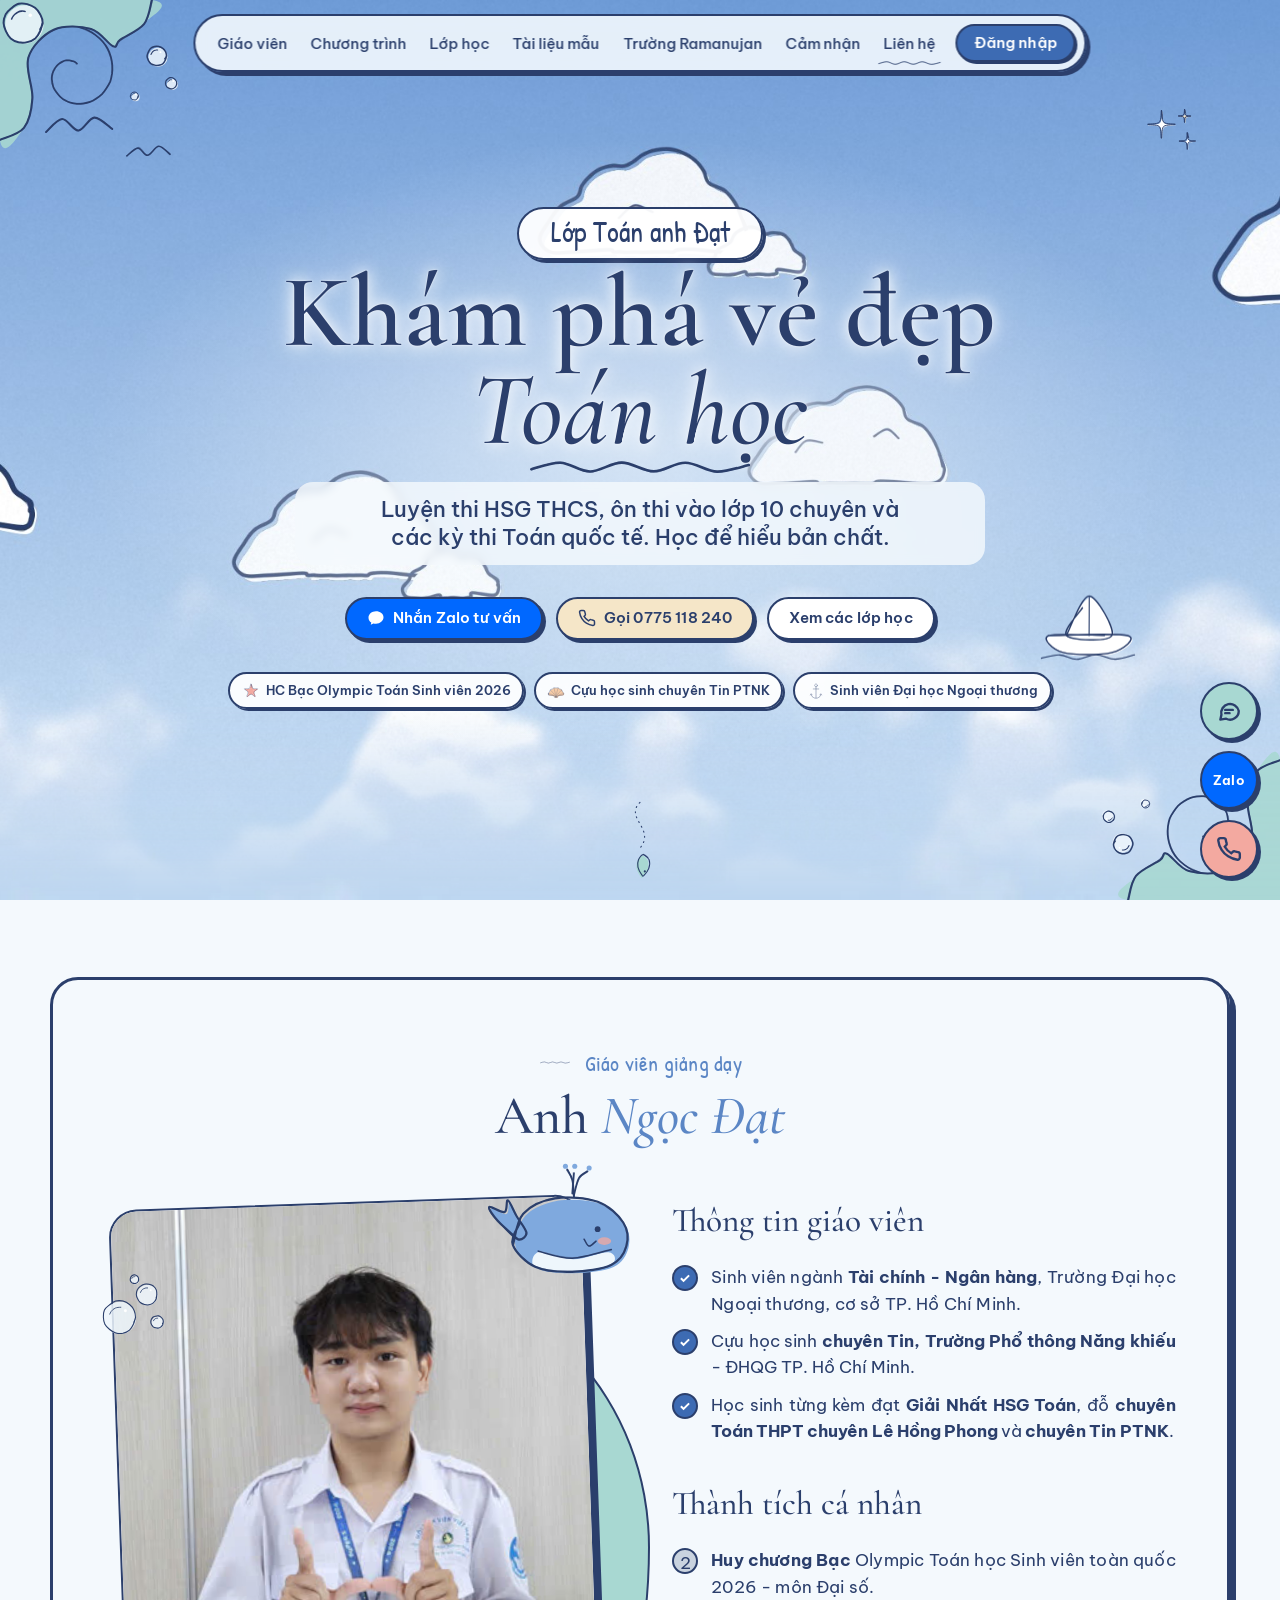
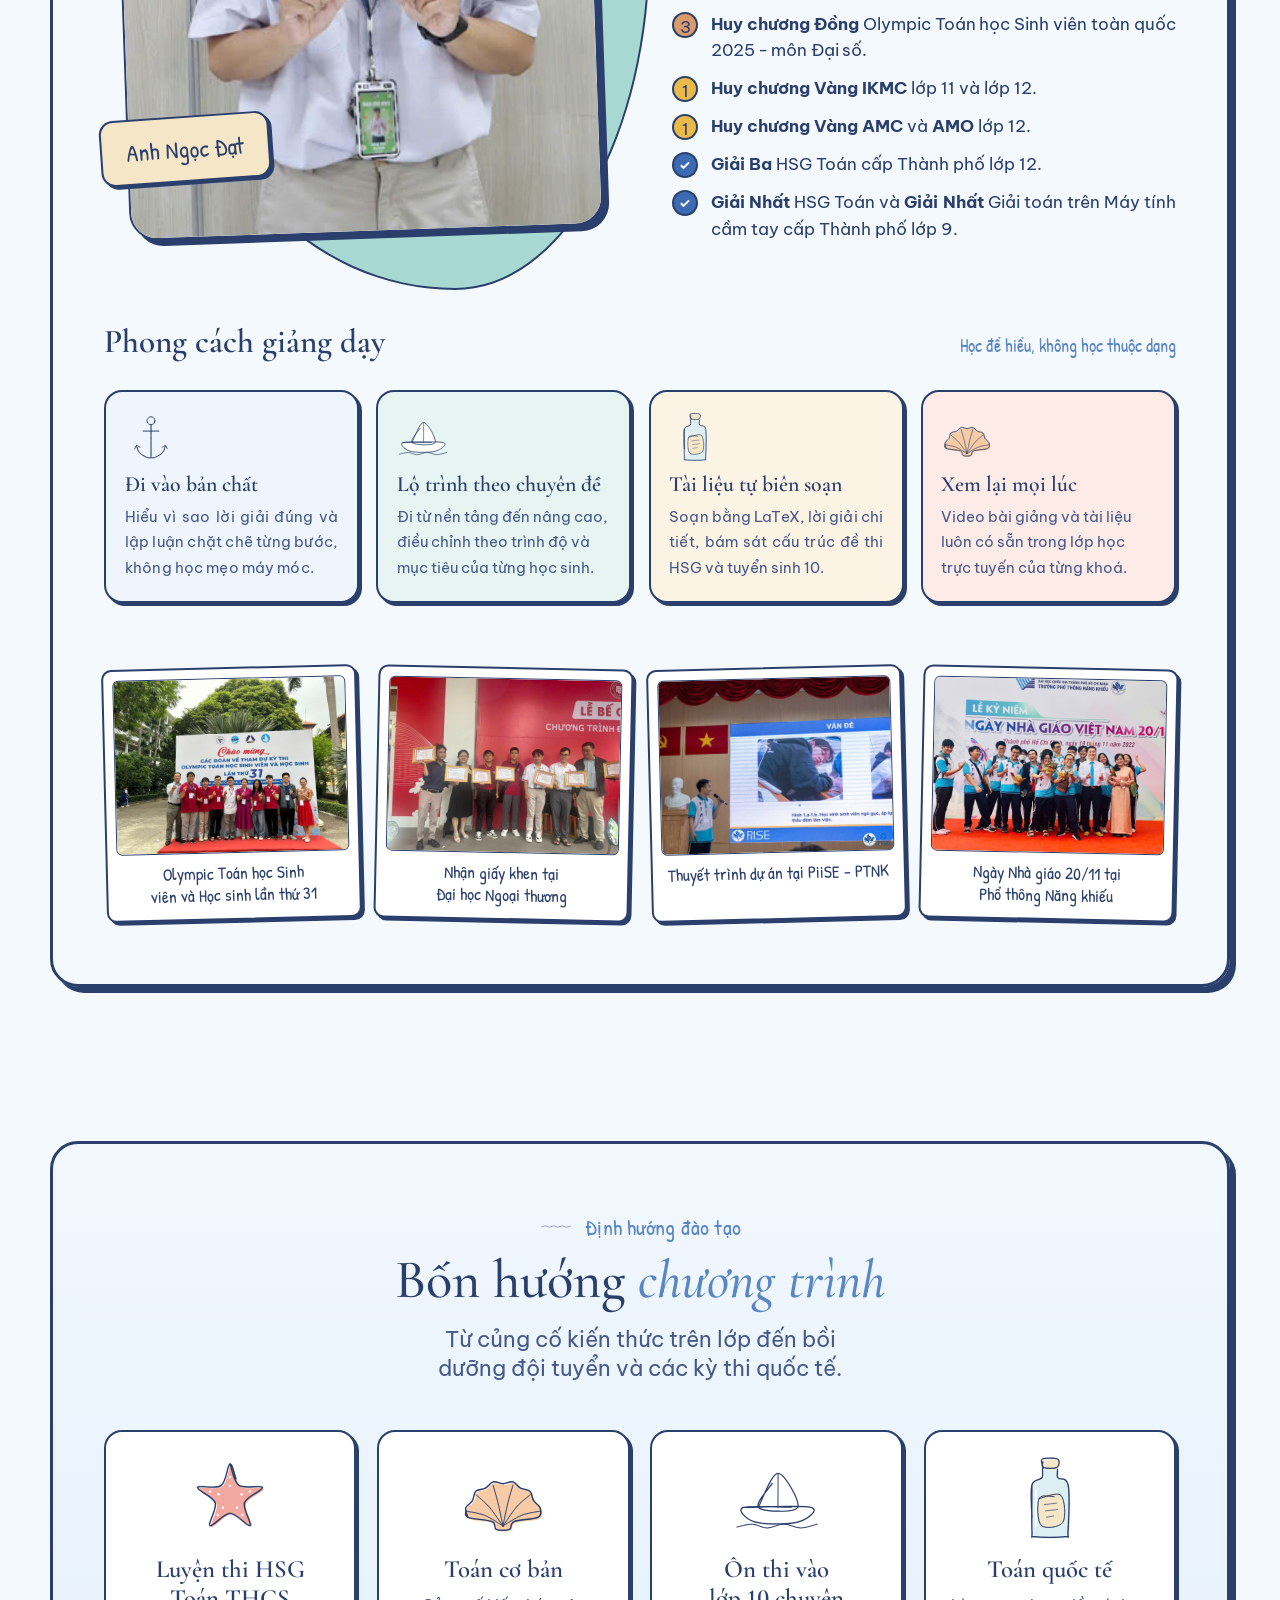
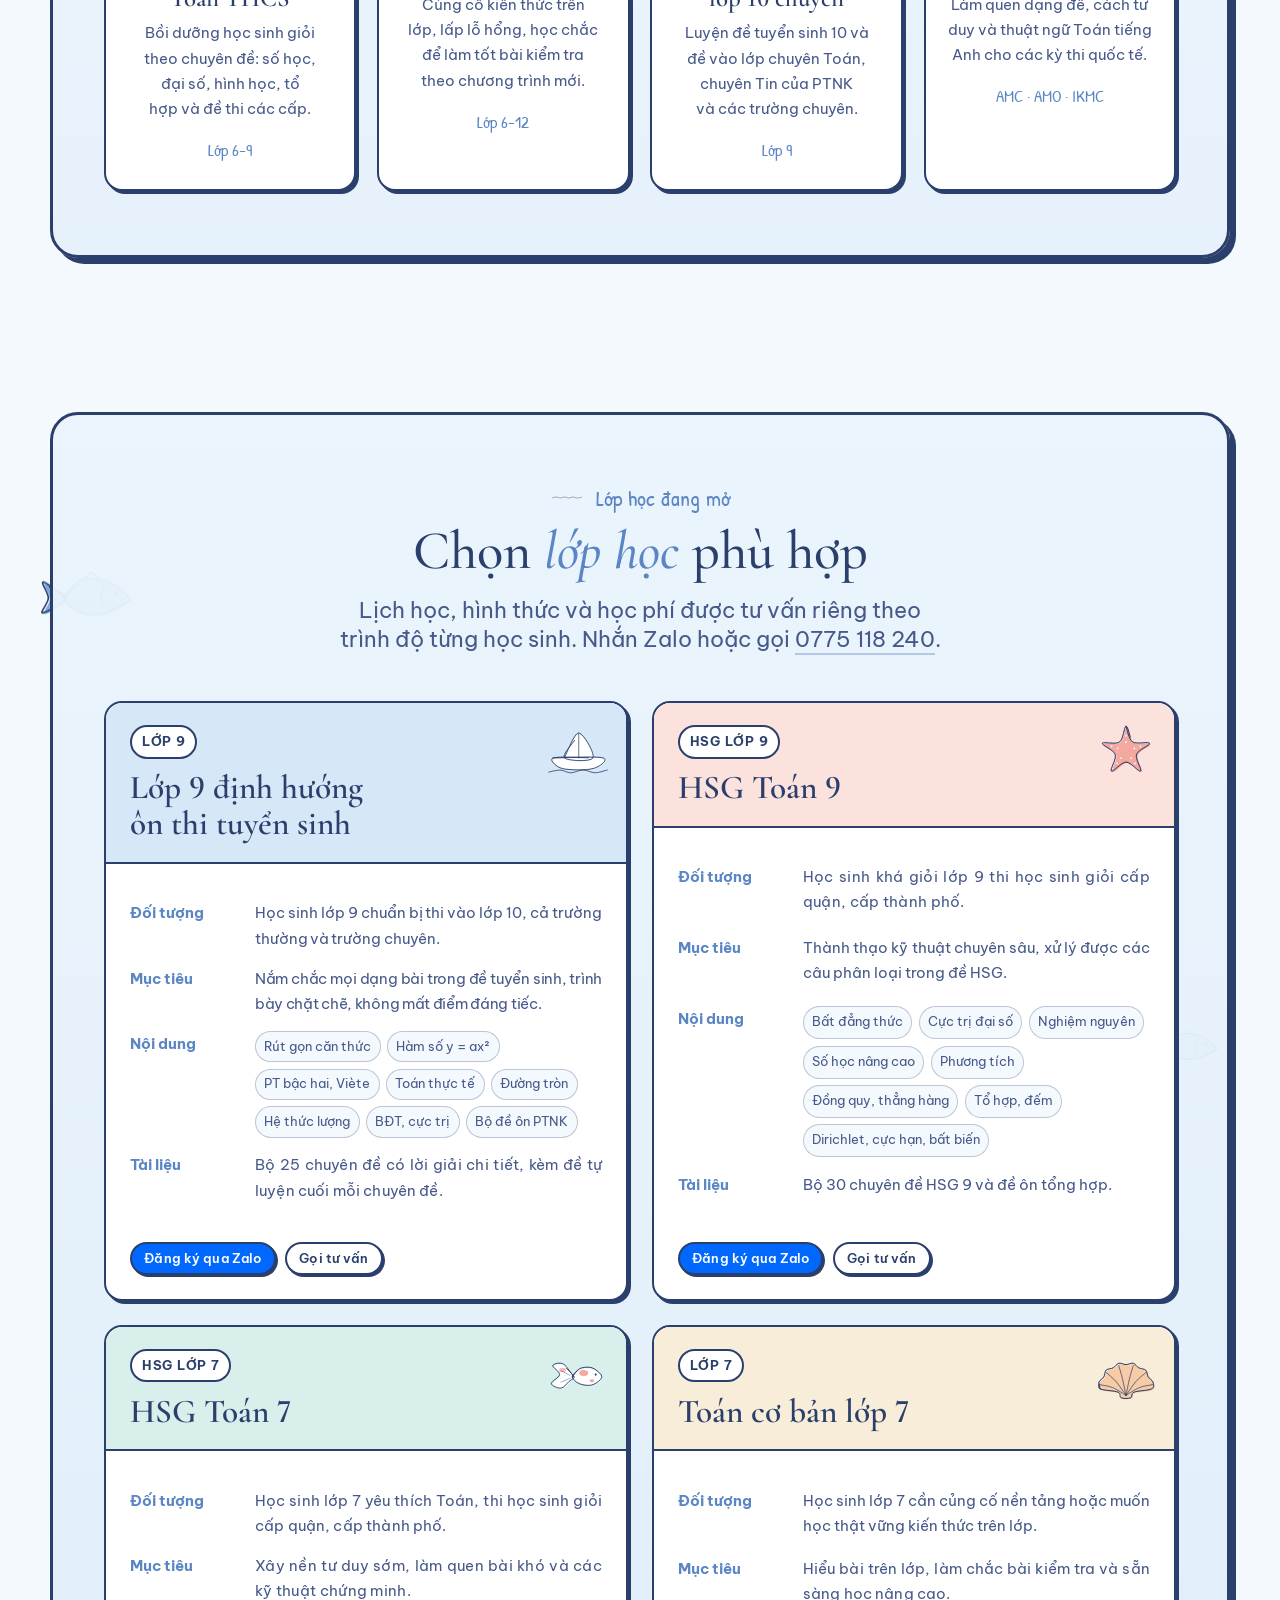
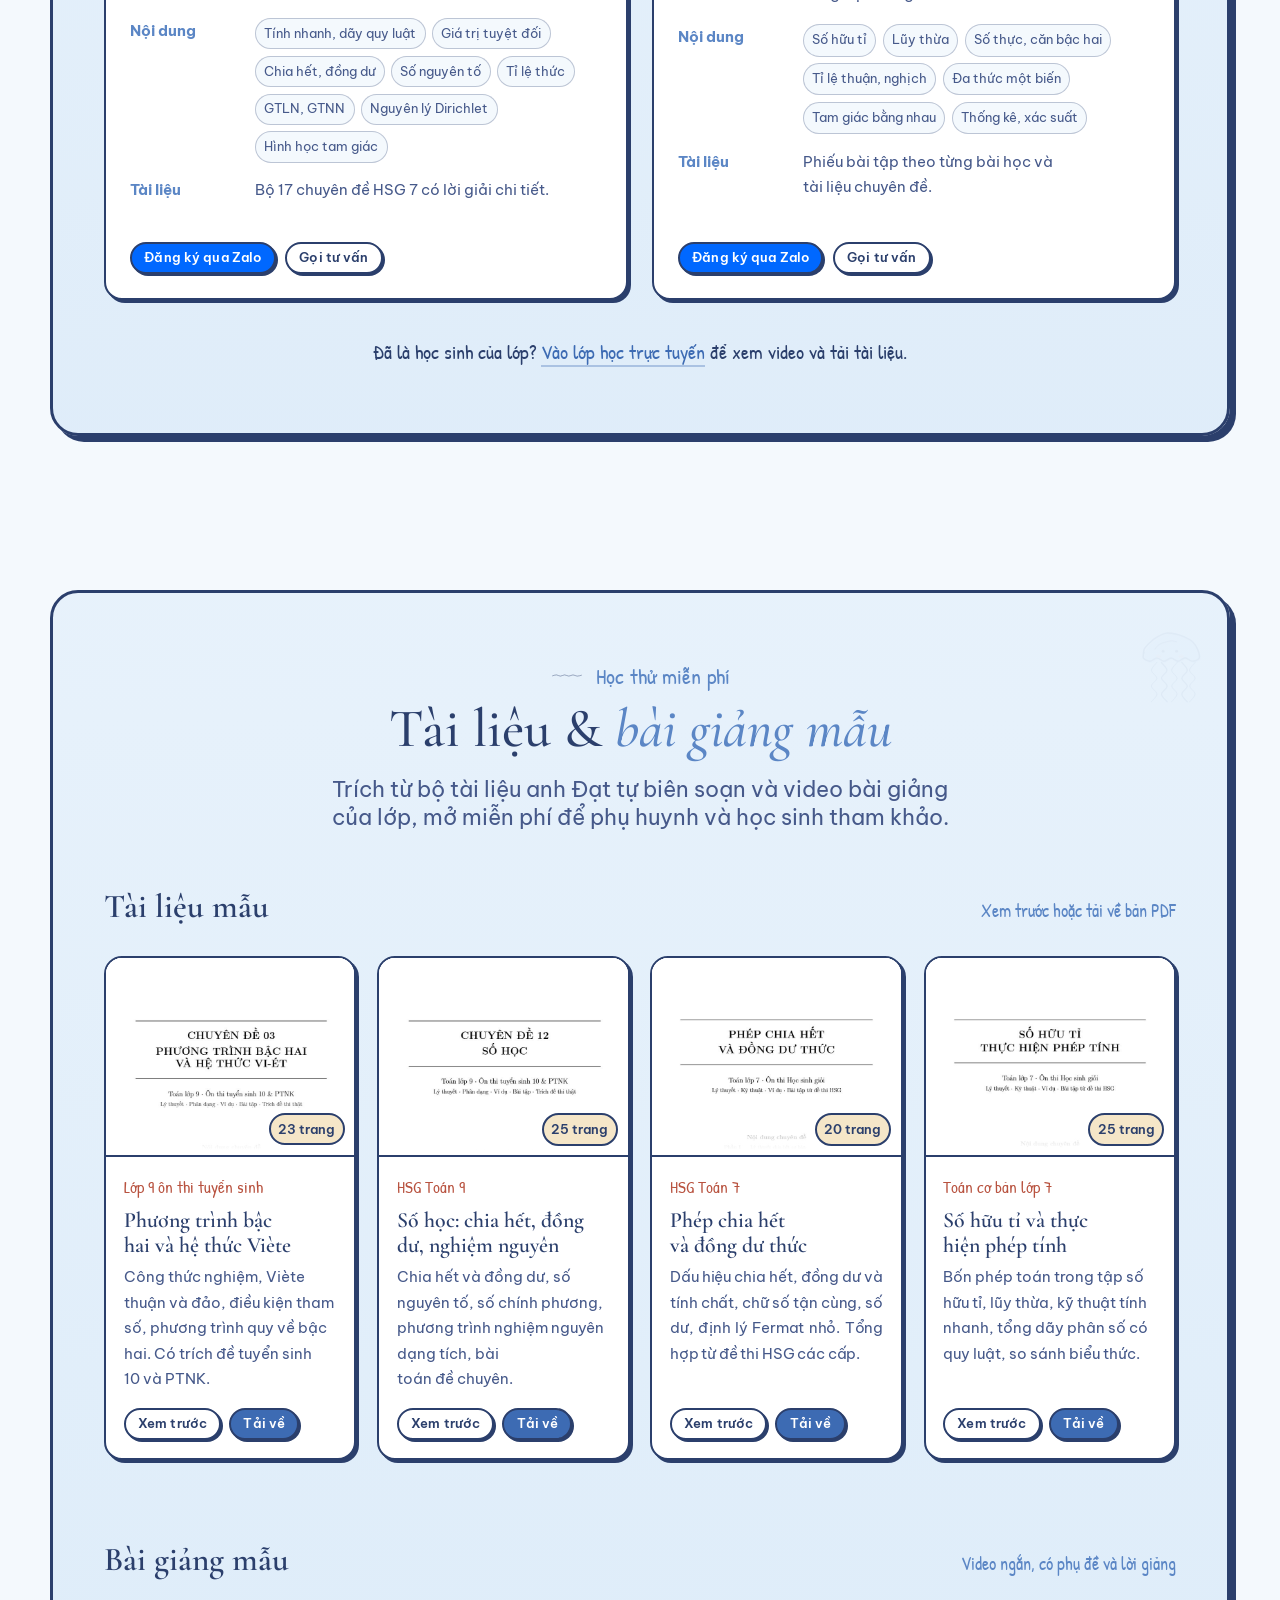
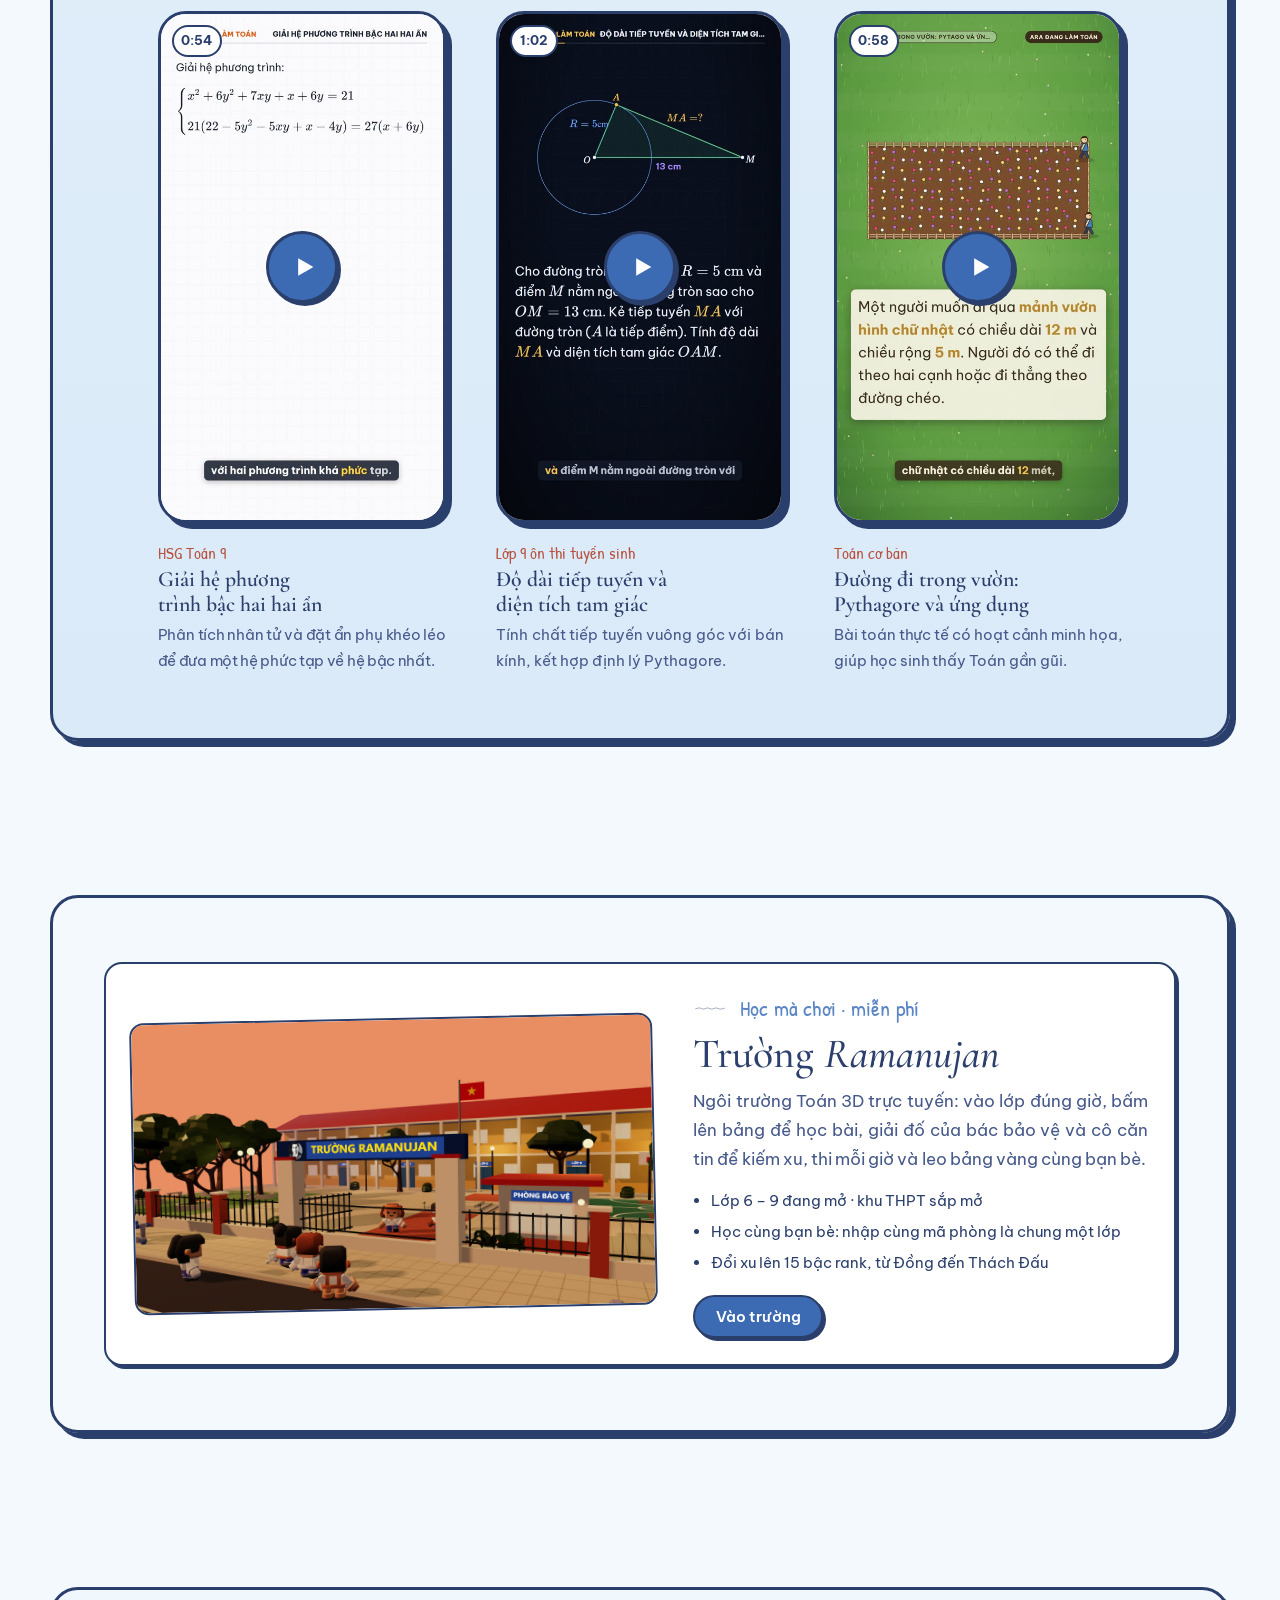
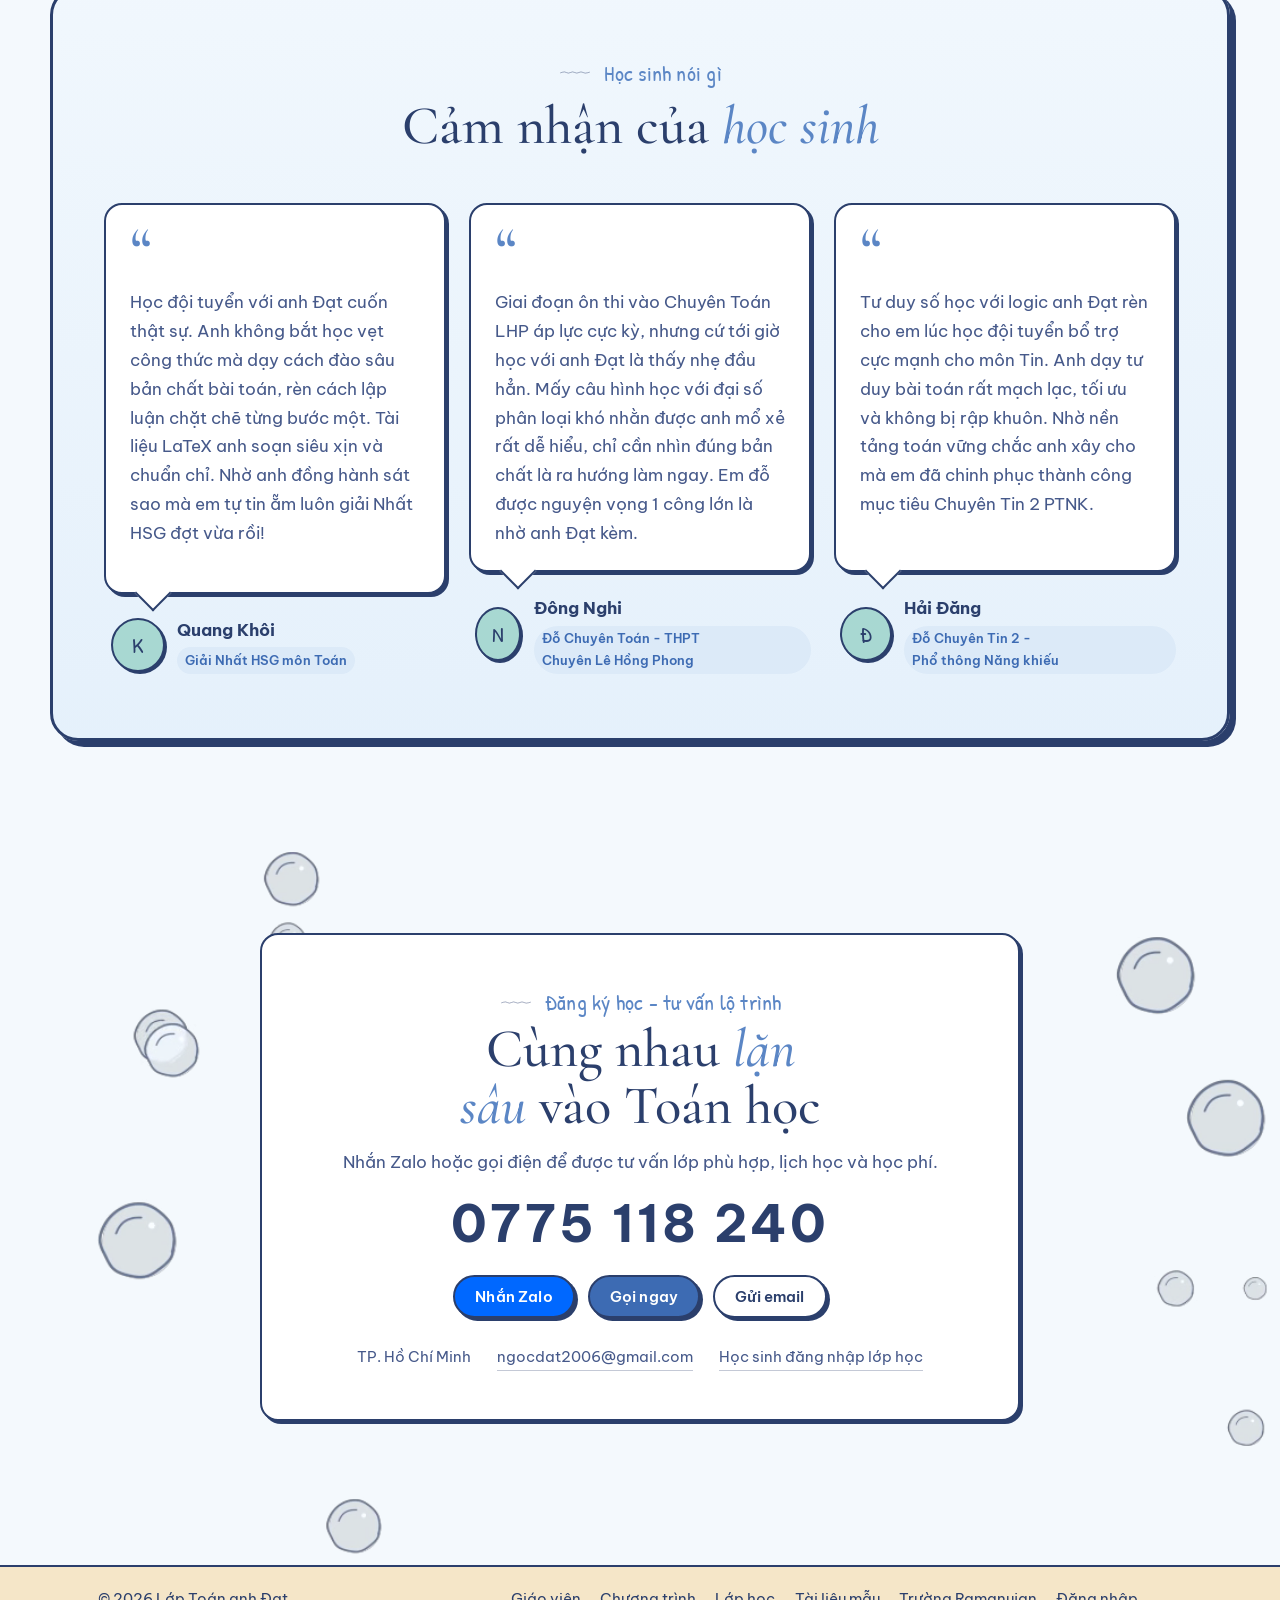
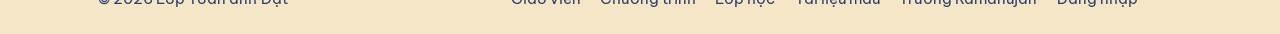
<file: index.html>
<!doctype html>
<html lang="vi">
<head>
<meta charset="utf-8" />
<meta name="viewport" content="width=device-width, initial-scale=1" />
<title>Ara đang dạy toán</title>
<meta name="description" content="Lớp Toán anh Đạt: luyện thi HSG Toán THCS lớp 6-9, Toán cơ bản lớp 6-12, ôn thi vào lớp 10 chuyên và các kỳ thi Toán quốc tế AMC, AMO, IKMC. Hotline/Zalo 0775 118 240." />
<meta property="og:type" content="website" />
<meta property="og:title" content="Ara đang dạy toán - Lớp Toán anh Đạt" />
<meta property="og:description" content="Luyện thi HSG THCS, ôn thi lớp 10 chuyên, Toán quốc tế AMC, AMO, IKMC. Hotline/Zalo 0775 118 240." />
<meta property="og:site_name" content="Lớp Toán anh Đạt" />
<meta property="og:locale" content="vi_VN" />
<meta property="og:url" content="https://ngocdat.vercel.app/" />
<meta property="og:image" content="https://ngocdat.vercel.app/assets/img/og-cover.jpg" />
<meta property="og:image:width" content="1200" />
<meta property="og:image:height" content="630" />
<meta property="og:image:alt" content="Lớp Toán anh Đạt - Khám phá vẻ đẹp Toán học. Zalo 0775 118 240" />
<meta name="twitter:card" content="summary_large_image" />
<link rel="canonical" href="https://ngocdat.vercel.app/" />
<meta name="theme-color" content="#7fa9de" />
<link rel="preload" as="image" href="assets/ocean/video/sky-clouds-poster.jpg" />
<link rel="preload" as="font" type="font/woff2" href="assets/fonts/be-vietnam-pro-400-latin.woff2" crossorigin />
<link rel="preload" as="font" type="font/woff2" href="assets/fonts/be-vietnam-pro-400-vietnamese.woff2" crossorigin />
<link rel="preload" as="font" type="font/woff2" href="assets/fonts/cormorant-garamond-500-600-latin.woff2" crossorigin />
<link rel="preload" as="font" type="font/woff2" href="assets/fonts/cormorant-garamond-500-600-vietnamese.woff2" crossorigin />
<link rel="stylesheet" href="assets/css/fonts.css" />
<link rel="stylesheet" href="assets/css/tokens.css" />
<link rel="stylesheet" href="assets/css/base.css" />
<link rel="stylesheet" href="assets/css/landing.css" />
<link rel="stylesheet" href="assets/css/doc-preview.css" />
<link rel="stylesheet" href="assets/css/chatbot.css" />
</head>
<body class="ocean-cursor">

<!-- ═════════ Điều hướng ═════════ -->
<nav class="nav" id="nav" aria-label="Điều hướng chính">
  <button class="nav-burger" id="navBurger" aria-label="Mở menu" aria-expanded="false" aria-controls="navLinks">
    <svg viewBox="0 0 24 24" fill="none" stroke="currentColor" stroke-width="2" stroke-linecap="round"><path d="M4 7h16M4 12h16M4 17h16"/></svg>
  </button>
  <ul class="nav-links" id="navLinks">
    <li><a href="#giao-vien">Giáo viên</a></li>
    <li><a href="#chuong-trinh">Chương trình</a></li>
    <li><a href="#lop-hoc">Lớp học</a></li>
    <li><a href="#mau">Tài liệu mẫu</a></li>
    <li><a href="#truong">Trường Ramanujan</a></li>
    <li id="navQuotes" hidden><a href="#cam-nhan">Cảm nhận</a></li>
    <li><a href="#lien-he">Liên hệ</a></li>
  </ul>
  <a class="btn primary" href="login.html">Đăng nhập</a>
</nav>

<!-- Nền đại dương: cảnh lặn chạy theo thanh cuộn của toàn trang -->
<div class="ocean-bg" aria-hidden="true"><canvas id="oceanCanvas" width="1280" height="720"></canvas></div>

<main id="top">
<!-- ═════════ 1. Hero ═════════ -->
<header class="hero">
  <video class="hero-video" autoplay muted loop playsinline preload="auto" poster="assets/ocean/video/sky-clouds-poster.jpg" aria-hidden="true">
    <source src="assets/ocean/video/sky-clouds-loop.mp4" type="video/mp4" />
  </video>
  <img class="corner tl" src="assets/ocean/svg/corner-wave.svg" alt="" />
  <img class="corner br" src="assets/ocean/svg/corner-wave.svg" alt="" />
  <img class="deco float d-gulls" src="assets/ocean/svg/seagulls.svg" alt="" />
  <img class="deco float d-boat" data-parallax="0.15" src="assets/ocean/svg/paper-boat.svg" alt="" style="width:clamp(70px,8vw,120px); right:11%; top:62%; animation-delay:-1.4s" />
  <img class="deco d-spark" src="assets/ocean/svg/sparkles.svg" alt="" />

  <div class="hero-inner">
    <p class="kicker rise">Lớp Toán anh Đạt</p>
    <h1 class="rise d1">Khám phá vẻ đẹp<br /><em>Toán học</em></h1>
    <p class="hero-sub rise d2">Luyện thi HSG THCS, ôn thi vào lớp 10 chuyên và các kỳ thi Toán quốc tế. Học để hiểu bản chất.</p>
    <div class="hero-actions rise d3">
      <a class="btn zalo" data-zalo href="https://zalo.me/0775118240" target="_blank" rel="noopener">
        <svg viewBox="0 0 24 24" fill="currentColor"><path d="M12 3C6.5 3 2 6.8 2 11.5c0 2.6 1.4 5 3.7 6.5L5 21l3.6-1.8c1.1.3 2.2.4 3.4.4 5.5 0 10-3.8 10-8.6S17.5 3 12 3z"/></svg>
        Nhắn Zalo tư vấn
      </a>
      <a class="btn sand" data-call href="tel:0775118240">
        <svg viewBox="0 0 24 24" fill="none" stroke="currentColor" stroke-width="2"><path d="M22 16.9v3a2 2 0 01-2.2 2 19.8 19.8 0 01-8.6-3.1 19.5 19.5 0 01-6-6A19.8 19.8 0 012.1 4.2 2 2 0 014.1 2h3a2 2 0 012 1.7c.1 1 .4 1.9.7 2.8a2 2 0 01-.5 2.1L8.1 9.9a16 16 0 006 6l1.3-1.3a2 2 0 012.1-.4c.9.3 1.8.6 2.8.7a2 2 0 011.7 2z"/></svg>
        Gọi 0775 118 240
      </a>
      <a class="btn" href="#lop-hoc">Xem các lớp học</a>
    </div>
    <div class="hero-badges rise d4">
      <span class="badge-pill"><img src="assets/ocean/svg/starfish.svg" alt="" />HC Bạc Olympic Toán Sinh viên 2026</span>
      <span class="badge-pill"><img src="assets/ocean/svg/shell-scallop.svg" alt="" />Cựu học sinh chuyên Tin PTNK</span>
      <span class="badge-pill"><img src="assets/ocean/svg/anchor.svg" alt="" />Sinh viên Đại học Ngoại thương</span>
    </div>
  </div>
  <img class="scroll-hint float" src="assets/ocean/svg/scroll-hint.svg" alt="" />
</header>

<!-- ═════════ 2. Giáo viên & thành tích ═════════ -->
<section class="sec tone-1" id="giao-vien">
  <div class="wrap">
    <div class="sec-head">
      <span class="eyebrow reveal">Giáo viên giảng dạy</span>
      <h2 class="reveal d1">Anh <em>Ngọc Đạt</em></h2>
    </div>

    <div class="teacher">
      <div class="portrait-wrap reveal">
        <div class="portrait-blob" aria-hidden="true"></div>
        <div class="portrait"><img src="assets/img/portrait.jpg" alt="Anh Ngọc Đạt" width="720" height="900" /></div>
        <span class="name-tag">Anh Ngọc Đạt</span>
        <img class="deco whale float" src="assets/ocean/svg/whale-mascot.svg" alt="" />
        <img class="deco bubbles float" src="assets/ocean/svg/bubbles-cluster.svg" alt="" style="animation-delay:-1.2s" />
      </div>

      <div>
        <div class="info-block reveal d1">
          <h3>Thông tin giáo viên</h3>
          <ul class="checks">
            <li><span class="tick"><svg viewBox="0 0 24 24" fill="none" stroke="currentColor" stroke-width="3.5"><path d="M5 12.5l4.5 4.5L19 7.5"/></svg></span><span>Sinh viên ngành <b>Tài chính - Ngân hàng</b>, Trường Đại học Ngoại thương, cơ sở TP. Hồ Chí Minh.</span></li>
            <li><span class="tick"><svg viewBox="0 0 24 24" fill="none" stroke="currentColor" stroke-width="3.5"><path d="M5 12.5l4.5 4.5L19 7.5"/></svg></span><span>Cựu học sinh <b>chuyên Tin, Trường Phổ thông Năng khiếu</b> - ĐHQG TP. Hồ Chí Minh.</span></li>
            <li><span class="tick"><svg viewBox="0 0 24 24" fill="none" stroke="currentColor" stroke-width="3.5"><path d="M5 12.5l4.5 4.5L19 7.5"/></svg></span><span>Học sinh từng kèm đạt <b>Giải Nhất HSG Toán</b>, đỗ <b>chuyên Toán THPT chuyên Lê Hồng Phong</b> và <b>chuyên Tin PTNK</b>.</span></li>
          </ul>
        </div>

        <div class="info-block reveal d2">
          <h3>Thành tích cá nhân</h3>
          <ul class="checks">
            <li><span class="tick medal-silver">2</span><span><b>Huy chương Bạc</b> Olympic Toán học Sinh viên toàn quốc 2026 - môn Đại số.</span></li>
            <li><span class="tick medal-bronze">3</span><span><b>Huy chương Đồng</b> Olympic Toán học Sinh viên toàn quốc 2025 - môn Đại số.</span></li>
            <li><span class="tick medal-gold">1</span><span><b>Huy chương Vàng IKMC</b> lớp 11 và lớp 12.</span></li>
            <li><span class="tick medal-gold">1</span><span><b>Huy chương Vàng AMC</b> và <b>AMO</b> lớp 12.</span></li>
            <li><span class="tick"><svg viewBox="0 0 24 24" fill="none" stroke="currentColor" stroke-width="3.5"><path d="M5 12.5l4.5 4.5L19 7.5"/></svg></span><span><b>Giải Ba</b> HSG Toán cấp Thành phố lớp 12.</span></li>
            <li><span class="tick"><svg viewBox="0 0 24 24" fill="none" stroke="currentColor" stroke-width="3.5"><path d="M5 12.5l4.5 4.5L19 7.5"/></svg></span><span><b>Giải Nhất</b> HSG Toán và <b>Giải Nhất</b> Giải toán trên Máy tính cầm tay cấp Thành phố lớp 9.</span></li>
          </ul>
        </div>
      </div>
    </div>

    <div class="style-head reveal"><h3>Phong cách giảng dạy</h3><span class="hand">Học để hiểu, không học thuộc dạng</span></div>
    <div class="styles">
      <article class="style-card sketch-card reveal">
        <img src="assets/ocean/svg/anchor.svg" alt="" />
        <h4>Đi vào bản chất</h4>
        <p>Hiểu vì sao lời giải đúng và lập luận chặt chẽ từng bước, không học mẹo máy móc.</p>
      </article>
      <article class="style-card sketch-card reveal d1">
        <img src="assets/ocean/svg/paper-boat.svg" alt="" />
        <h4>Lộ trình theo chuyên đề</h4>
        <p>Đi từ nền tảng đến nâng cao, điều chỉnh theo trình độ và mục tiêu của từng học sinh.</p>
      </article>
      <article class="style-card sketch-card reveal d2">
        <img src="assets/ocean/svg/message-bottle.svg" alt="" />
        <h4>Tài liệu tự biên soạn</h4>
        <p>Soạn bằng LaTeX, lời giải chi tiết, bám sát cấu trúc đề thi HSG và tuyển sinh 10.</p>
      </article>
      <article class="style-card sketch-card reveal d3">
        <img src="assets/ocean/svg/shell-scallop.svg" alt="" />
        <h4>Xem lại mọi lúc</h4>
        <p>Video bài giảng và tài liệu luôn có sẵn trong lớp học trực tuyến của từng khoá.</p>
      </article>
    </div>

    <div class="journey">
      <figure class="reveal"><img src="assets/img/hanh-trinh-olympic-31.jpg" alt="Đoàn tham dự kỳ thi Olympic Toán học Sinh viên và Học sinh lần thứ 31" loading="lazy" width="1200" height="900" /><figcaption>Olympic Toán học Sinh viên và Học sinh lần thứ 31</figcaption></figure>
      <figure class="reveal d1"><img src="assets/img/hanh-trinh-ftu.jpg" alt="Nhận giấy khen tại Trường Đại học Ngoại thương" loading="lazy" width="1200" height="900" /><figcaption>Nhận giấy khen tại Đại học Ngoại thương</figcaption></figure>
      <figure class="reveal d2"><img src="assets/img/hanh-trinh-piise-ptnk.jpg" alt="Thuyết trình dự án tại PiiSE, Trường Phổ thông Năng khiếu" loading="lazy" width="1200" height="800" /><figcaption>Thuyết trình dự án tại PiiSE - PTNK</figcaption></figure>
      <figure class="reveal d3"><img src="assets/img/hanh-trinh-ptnk-20-11.jpg" alt="Lễ kỷ niệm Ngày Nhà giáo Việt Nam 20/11 tại Trường Phổ thông Năng khiếu" loading="lazy" width="1200" height="900" /><figcaption>Ngày Nhà giáo 20/11 tại Phổ thông Năng khiếu</figcaption></figure>
    </div>
  </div>
</section>

<!-- ═════════ 3. Định hướng chương trình ═════════ -->
<section class="sec tone-2" id="chuong-trinh">
  <div class="wrap">
    <div class="sec-head">
      <span class="eyebrow reveal">Định hướng đào tạo</span>
      <h2 class="reveal d1">Bốn hướng <em>chương trình</em></h2>
      <p class="lede reveal d2">Từ củng cố kiến thức trên lớp đến bồi dưỡng đội tuyển và các kỳ thi quốc tế.</p>
    </div>
    <div class="programs">
      <article class="program sketch-card reveal">
        <img class="art float" src="assets/ocean/svg/starfish.svg" alt="" />
        <h3>Luyện thi HSG Toán THCS</h3>
        <p>Bồi dưỡng học sinh giỏi theo chuyên đề: số học, đại số, hình học, tổ hợp và đề thi các cấp.</p>
        <span class="tag">Lớp 6-9</span>
      </article>
      <article class="program sketch-card reveal d1">
        <img class="art float" src="assets/ocean/svg/shell-scallop.svg" alt="" style="animation-delay:-.8s" />
        <h3>Toán cơ bản</h3>
        <p>Củng cố kiến thức trên lớp, lấp lỗ hổng, học chắc để làm tốt bài kiểm tra theo chương trình mới.</p>
        <span class="tag">Lớp 6-12</span>
      </article>
      <article class="program sketch-card reveal d2">
        <img class="art float" src="assets/ocean/svg/paper-boat.svg" alt="" style="animation-delay:-1.6s" />
        <h3>Ôn thi vào lớp 10 chuyên</h3>
        <p>Luyện đề tuyển sinh 10 và đề vào lớp chuyên Toán, chuyên Tin của PTNK và các trường chuyên.</p>
        <span class="tag">Lớp 9</span>
      </article>
      <article class="program sketch-card reveal d3">
        <img class="art float" src="assets/ocean/svg/message-bottle.svg" alt="" style="animation-delay:-2.2s" />
        <h3>Toán quốc tế</h3>
        <p>Làm quen dạng đề, cách tư duy và thuật ngữ Toán tiếng Anh cho các kỳ thi quốc tế.</p>
        <span class="tag">AMC · AMO · IKMC</span>
      </article>
    </div>
  </div>
</section>

<!-- ═════════ 4. Lớp học ═════════ -->
<section class="sec tone-3" id="lop-hoc">
  <img class="deco float" data-parallax="0.12" src="assets/ocean/svg/fish-sky.svg" alt="" style="width:110px; left:3%; top:14%" />
  <img class="deco float" data-parallax="-0.1" src="assets/ocean/svg/fish-seafoam.svg" alt="" style="width:80px; right:4%; top:40%; animation-delay:-1s" />
  <div class="wrap">
    <div class="sec-head">
      <span class="eyebrow reveal">Lớp học đang mở</span>
      <h2 class="reveal d1">Chọn <em>lớp học</em> phù hợp</h2>
      <p class="lede reveal d2">Lịch học, hình thức và học phí được tư vấn riêng theo trình độ từng học sinh. Nhắn Zalo hoặc gọi <a href="tel:0775118240" data-call style="border-bottom:2px solid var(--accent-line)">0775 118 240</a>.</p>
    </div>

    <div class="courses">
      <article class="course sketch-card tint-sky reveal">
        <div class="course-top">
          <span class="level">Lớp 9</span>
          <h3>Lớp 9 định hướng ôn thi tuyển sinh</h3>
          <img class="art" src="assets/ocean/svg/paper-boat.svg" alt="" />
        </div>
        <dl class="course-body">
          <div class="course-row"><dt>Đối tượng</dt><dd>Học sinh lớp 9 chuẩn bị thi vào lớp 10, cả trường thường và trường chuyên.</dd></div>
          <div class="course-row"><dt>Mục tiêu</dt><dd>Nắm chắc mọi dạng bài trong đề tuyển sinh, trình bày chặt chẽ, không mất điểm đáng tiếc.</dd></div>
          <div class="course-row"><dt>Nội dung</dt><dd class="topics"><span>Rút gọn căn thức</span><span>Hàm số y = ax²</span><span>PT bậc hai, Viète</span><span>Toán thực tế</span><span>Đường tròn</span><span>Hệ thức lượng</span><span>BĐT, cực trị</span><span>Bộ đề ôn PTNK</span></dd></div>
          <div class="course-row"><dt>Tài liệu</dt><dd>Bộ 25 chuyên đề có lời giải chi tiết, kèm đề tự luyện cuối mỗi chuyên đề.</dd></div>
        </dl>
        <div class="course-cta">
          <a class="btn zalo sm" data-zalo href="https://zalo.me/0775118240" target="_blank" rel="noopener">Đăng ký qua Zalo</a>
          <a class="btn sm" data-call href="tel:0775118240">Gọi tư vấn</a>
        </div>
      </article>

      <article class="course sketch-card tint-coral reveal d1">
        <div class="course-top">
          <span class="level">HSG lớp 9</span>
          <h3>HSG Toán 9</h3>
          <img class="art" src="assets/ocean/svg/starfish.svg" alt="" />
        </div>
        <dl class="course-body">
          <div class="course-row"><dt>Đối tượng</dt><dd>Học sinh khá giỏi lớp 9 thi học sinh giỏi cấp quận, cấp thành phố.</dd></div>
          <div class="course-row"><dt>Mục tiêu</dt><dd>Thành thạo kỹ thuật chuyên sâu, xử lý được các câu phân loại trong đề HSG.</dd></div>
          <div class="course-row"><dt>Nội dung</dt><dd class="topics"><span>Bất đẳng thức</span><span>Cực trị đại số</span><span>Nghiệm nguyên</span><span>Số học nâng cao</span><span>Phương tích</span><span>Đồng quy, thẳng hàng</span><span>Tổ hợp, đếm</span><span>Dirichlet, cực hạn, bất biến</span></dd></div>
          <div class="course-row"><dt>Tài liệu</dt><dd>Bộ 30 chuyên đề HSG 9 và đề ôn tổng hợp.</dd></div>
        </dl>
        <div class="course-cta">
          <a class="btn zalo sm" data-zalo href="https://zalo.me/0775118240" target="_blank" rel="noopener">Đăng ký qua Zalo</a>
          <a class="btn sm" data-call href="tel:0775118240">Gọi tư vấn</a>
        </div>
      </article>

      <article class="course sketch-card tint-sea reveal">
        <div class="course-top">
          <span class="level">HSG lớp 7</span>
          <h3>HSG Toán 7</h3>
          <img class="art" src="assets/ocean/svg/goldfish-koi.svg" alt="" />
        </div>
        <dl class="course-body">
          <div class="course-row"><dt>Đối tượng</dt><dd>Học sinh lớp 7 yêu thích Toán, thi học sinh giỏi cấp quận, cấp thành phố.</dd></div>
          <div class="course-row"><dt>Mục tiêu</dt><dd>Xây nền tư duy sớm, làm quen bài khó và các kỹ thuật chứng minh.</dd></div>
          <div class="course-row"><dt>Nội dung</dt><dd class="topics"><span>Tính nhanh, dãy quy luật</span><span>Giá trị tuyệt đối</span><span>Chia hết, đồng dư</span><span>Số nguyên tố</span><span>Tỉ lệ thức</span><span>GTLN, GTNN</span><span>Nguyên lý Dirichlet</span><span>Hình học tam giác</span></dd></div>
          <div class="course-row"><dt>Tài liệu</dt><dd>Bộ 17 chuyên đề HSG 7 có lời giải chi tiết.</dd></div>
        </dl>
        <div class="course-cta">
          <a class="btn zalo sm" data-zalo href="https://zalo.me/0775118240" target="_blank" rel="noopener">Đăng ký qua Zalo</a>
          <a class="btn sm" data-call href="tel:0775118240">Gọi tư vấn</a>
        </div>
      </article>

      <article class="course sketch-card tint-sand reveal d1">
        <div class="course-top">
          <span class="level">Lớp 7</span>
          <h3>Toán cơ bản lớp 7</h3>
          <img class="art" src="assets/ocean/svg/shell-scallop.svg" alt="" />
        </div>
        <dl class="course-body">
          <div class="course-row"><dt>Đối tượng</dt><dd>Học sinh lớp 7 cần củng cố nền tảng hoặc muốn học thật vững kiến thức trên lớp.</dd></div>
          <div class="course-row"><dt>Mục tiêu</dt><dd>Hiểu bài trên lớp, làm chắc bài kiểm tra và sẵn sàng học nâng cao.</dd></div>
          <div class="course-row"><dt>Nội dung</dt><dd class="topics"><span>Số hữu tỉ</span><span>Lũy thừa</span><span>Số thực, căn bậc hai</span><span>Tỉ lệ thuận, nghịch</span><span>Đa thức một biến</span><span>Tam giác bằng nhau</span><span>Thống kê, xác suất</span></dd></div>
          <div class="course-row"><dt>Tài liệu</dt><dd>Phiếu bài tập theo từng bài học và tài liệu chuyên đề.</dd></div>
        </dl>
        <div class="course-cta">
          <a class="btn zalo sm" data-zalo href="https://zalo.me/0775118240" target="_blank" rel="noopener">Đăng ký qua Zalo</a>
          <a class="btn sm" data-call href="tel:0775118240">Gọi tư vấn</a>
        </div>
      </article>
    </div>

    <p class="reveal" style="margin-top:2.2rem; text-align:center; font-family:var(--hand); font-size:1.25rem;">
      Đã là học sinh của lớp? <a href="login.html" style="color:var(--accent); border-bottom:2px solid var(--accent-line)">Vào lớp học trực tuyến</a> để xem video và tải tài liệu.
    </p>
  </div>
</section>

<!-- ═════════ 5. Tài liệu & bài giảng mẫu ═════════ -->
<section class="sec tone-4" id="mau">
  <img class="deco float" data-parallax="0.18" src="assets/ocean/svg/jellyfish.svg" alt="" style="width:90px; right:5%; top:8%" />
  <div class="wrap">
    <div class="sec-head">
      <span class="eyebrow reveal">Học thử miễn phí</span>
      <h2 class="reveal d1">Tài liệu &amp; <em>bài giảng mẫu</em></h2>
      <p class="lede reveal d2">Trích từ bộ tài liệu anh Đạt tự biên soạn và video bài giảng của lớp, mở miễn phí để phụ huynh và học sinh tham khảo.</p>
    </div>

    <div class="sub-title reveal"><h3>Tài liệu mẫu</h3><span class="hand">Xem trước hoặc tải về bản PDF</span></div>
    <div class="docs">
      <article class="doc sketch-card reveal">
        <div class="doc-thumb"><img src="assets/samples/thumbs/lop9-tuyen-sinh-phuong-trinh-bac-hai-viete.jpg" alt="Trang bìa tài liệu Phương trình bậc hai và hệ thức Viète" loading="lazy" width="720" height="1018" /><span class="pages">23 trang</span></div>
        <div class="doc-body">
          <span class="for">Lớp 9 ôn thi tuyển sinh</span>
          <h4>Phương trình bậc hai và hệ thức Viète</h4>
          <p>Công thức nghiệm, Viète thuận và đảo, điều kiện tham số, phương trình quy về bậc hai. Có trích đề tuyển sinh 10 và PTNK.</p>
          <div class="doc-actions">
            <button class="btn sm" type="button" data-doc="assets/samples/lop9-tuyen-sinh-phuong-trinh-bac-hai-viete.pdf" data-title="Phương trình bậc hai và hệ thức Viète">Xem trước</button>
            <a class="btn primary sm" href="assets/samples/lop9-tuyen-sinh-phuong-trinh-bac-hai-viete.pdf" download>Tải về</a>
          </div>
        </div>
      </article>
      <article class="doc sketch-card reveal d1">
        <div class="doc-thumb"><img src="assets/samples/thumbs/hsg9-so-hoc.jpg" alt="Trang bìa tài liệu Số học" loading="lazy" width="720" height="1018" /><span class="pages">25 trang</span></div>
        <div class="doc-body">
          <span class="for">HSG Toán 9</span>
          <h4>Số học: chia hết, đồng dư, nghiệm nguyên</h4>
          <p>Chia hết và đồng dư, số nguyên tố, số chính phương, phương trình nghiệm nguyên dạng tích, bài toán đề chuyên.</p>
          <div class="doc-actions">
            <button class="btn sm" type="button" data-doc="assets/samples/hsg9-so-hoc.pdf" data-title="Số học: chia hết, đồng dư, nghiệm nguyên">Xem trước</button>
            <a class="btn primary sm" href="assets/samples/hsg9-so-hoc.pdf" download>Tải về</a>
          </div>
        </div>
      </article>
      <article class="doc sketch-card reveal d2">
        <div class="doc-thumb"><img src="assets/samples/thumbs/hsg7-chia-het-dong-du.jpg" alt="Trang bìa tài liệu Phép chia hết và đồng dư thức" loading="lazy" width="720" height="1018" /><span class="pages">20 trang</span></div>
        <div class="doc-body">
          <span class="for">HSG Toán 7</span>
          <h4>Phép chia hết và đồng dư thức</h4>
          <p>Dấu hiệu chia hết, đồng dư và tính chất, chữ số tận cùng, số dư, định lý Fermat nhỏ. Tổng hợp từ đề thi HSG các cấp.</p>
          <div class="doc-actions">
            <button class="btn sm" type="button" data-doc="assets/samples/hsg7-chia-het-dong-du.pdf" data-title="Phép chia hết và đồng dư thức">Xem trước</button>
            <a class="btn primary sm" href="assets/samples/hsg7-chia-het-dong-du.pdf" download>Tải về</a>
          </div>
        </div>
      </article>
      <article class="doc sketch-card reveal d3">
        <div class="doc-thumb"><img src="assets/samples/thumbs/lop7-thuc-hien-phep-tinh.jpg" alt="Trang bìa tài liệu Thực hiện phép tính" loading="lazy" width="720" height="1018" /><span class="pages">25 trang</span></div>
        <div class="doc-body">
          <span class="for">Toán cơ bản lớp 7</span>
          <h4>Số hữu tỉ và thực hiện phép tính</h4>
          <p>Bốn phép toán trong tập số hữu tỉ, lũy thừa, kỹ thuật tính nhanh, tổng dãy phân số có quy luật, so sánh biểu thức.</p>
          <div class="doc-actions">
            <button class="btn sm" type="button" data-doc="assets/samples/lop7-thuc-hien-phep-tinh.pdf" data-title="Số hữu tỉ và thực hiện phép tính">Xem trước</button>
            <a class="btn primary sm" href="assets/samples/lop7-thuc-hien-phep-tinh.pdf" download>Tải về</a>
          </div>
        </div>
      </article>
    </div>

    <div class="sub-title block-gap reveal"><h3>Bài giảng mẫu</h3><span class="hand">Video ngắn, có phụ đề và lời giảng</span></div>
    <div class="lessons" id="lessons">
      <button class="lesson-card reveal" type="button" data-video="assets/lessons/giai-he-phuong-trinh-bac-hai-hai-an.mp4" data-title="Giải hệ phương trình bậc hai hai ẩn">
        <div class="phone"><img src="assets/lessons/giai-he-phuong-trinh-bac-hai-hai-an.jpg" alt="" loading="lazy" width="540" height="960" /><span class="dur">0:54</span><span class="play"><svg viewBox="0 0 24 24" fill="currentColor"><path d="M7 4.5v15l13-7.5z"/></svg></span></div>
        <div class="lesson-meta"><span class="for">HSG Toán 9</span><h4>Giải hệ phương trình bậc hai hai ẩn</h4><p>Phân tích nhân tử và đặt ẩn phụ khéo léo để đưa một hệ phức tạp về hệ bậc nhất.</p></div>
      </button>
      <button class="lesson-card reveal d1" type="button" data-video="assets/lessons/do-dai-tiep-tuyen-va-dien-tich-tam-giac.mp4" data-title="Độ dài tiếp tuyến và diện tích tam giác">
        <div class="phone"><img src="assets/lessons/do-dai-tiep-tuyen-va-dien-tich-tam-giac.jpg" alt="" loading="lazy" width="540" height="960" /><span class="dur">1:02</span><span class="play"><svg viewBox="0 0 24 24" fill="currentColor"><path d="M7 4.5v15l13-7.5z"/></svg></span></div>
        <div class="lesson-meta"><span class="for">Lớp 9 ôn thi tuyển sinh</span><h4>Độ dài tiếp tuyến và diện tích tam giác</h4><p>Tính chất tiếp tuyến vuông góc với bán kính, kết hợp định lý Pythagore.</p></div>
      </button>
      <button class="lesson-card reveal d2" type="button" data-video="assets/lessons/duong-di-trong-vuon-pytago-va-ung-dung.mp4" data-title="Đường đi trong vườn: Pythagore và ứng dụng">
        <div class="phone"><img src="assets/lessons/duong-di-trong-vuon-pytago-va-ung-dung.jpg" alt="" loading="lazy" width="540" height="960" /><span class="dur">0:58</span><span class="play"><svg viewBox="0 0 24 24" fill="currentColor"><path d="M7 4.5v15l13-7.5z"/></svg></span></div>
        <div class="lesson-meta"><span class="for">Toán cơ bản</span><h4>Đường đi trong vườn: Pythagore và ứng dụng</h4><p>Bài toán thực tế có hoạt cảnh minh họa, giúp học sinh thấy Toán gần gũi.</p></div>
      </button>
    </div>
  </div>
</section>

<!-- ═════════ 5b. Trường Ramanujan (trường Toán 3D trực tuyến) ═════════ -->
<section class="sec tone-1" id="truong">
  <div class="wrap">
    <div class="school-card sketch-card reveal">
      <a class="school-shot" data-school href="#truong" target="_blank" rel="noopener" aria-label="Vào Trường Ramanujan">
        <img src="assets/img/truong-ramanujan.jpg" alt="Cổng Trường Ramanujan: học sinh mặc đồng phục, quàng khăn đỏ đi vào sân trường 3D" width="1080" height="600" loading="lazy" decoding="async" />
      </a>
      <div class="school-text">
        <span class="eyebrow">Học mà chơi · miễn phí</span>
        <h2>Trường <em>Ramanujan</em></h2>
        <p>Ngôi trường Toán 3D trực tuyến: vào lớp đúng giờ, bấm lên bảng để học bài, giải đố của bác bảo vệ và cô căn tin để kiếm xu, thi mỗi giờ và leo bảng vàng cùng bạn bè.</p>
        <ul class="school-points">
          <li>Lớp 6 – 9 đang mở · khu THPT sắp mở</li>
          <li>Học cùng bạn bè: nhập cùng mã phòng là chung một lớp</li>
          <li>Đổi xu lên 15 bậc rank, từ Đồng đến Thách Đấu</li>
        </ul>
        <a class="btn primary" data-school href="#truong" target="_blank" rel="noopener">Vào trường</a>
        <p class="school-soon" data-school-soon hidden>Trường đang chuẩn bị khai giảng — quay lại sớm nhé!</p>
      </div>
    </div>
  </div>
</section>

<!-- ═════════ 6. Cảm nhận của học sinh (hiện khi có nội dung trong config.js) ═════════ -->
<section class="sec tone-2" id="cam-nhan" hidden>
  <div class="wrap">
    <div class="sec-head">
      <span class="eyebrow reveal">Học sinh nói gì</span>
      <h2 class="reveal d1">Cảm nhận của <em>học sinh</em></h2>
    </div>
    <div class="quotes" id="quotes"></div>
  </div>
</section>
</main>

<!-- ═════════ Liên hệ (đáy biển) ═════════ -->
<footer class="contact" id="lien-he">
  <video class="contact-bubbles" muted loop playsinline preload="none" data-lazy-video data-alpha aria-hidden="true">
    <source src="assets/ocean/video/bubbles-overlay-alpha.webm" type="video/webm" />
  </video>
  <div class="wrap">
    <div class="contact-card sketch-card reveal">
      <span class="eyebrow">Đăng ký học - tư vấn lộ trình</span>
      <h2>Cùng nhau <em>lặn sâu</em> vào Toán học</h2>
      <p>Nhắn Zalo hoặc gọi điện để được tư vấn lớp phù hợp, lịch học và học phí.</p>
      <a class="hotline" data-call href="tel:0775118240">0775 118 240</a>
      <div class="contact-actions">
        <a class="btn zalo" data-zalo href="https://zalo.me/0775118240" target="_blank" rel="noopener">Nhắn Zalo</a>
        <a class="btn primary" data-call href="tel:0775118240">Gọi ngay</a>
        <a class="btn" href="mailto:ngocdat2006@gmail.com">Gửi email</a>
      </div>
      <div class="contact-meta">
        <span>TP. Hồ Chí Minh</span>
        <a href="mailto:ngocdat2006@gmail.com">ngocdat2006@gmail.com</a>
        <a href="login.html">Học sinh đăng nhập lớp học</a>
      </div>
    </div>
  </div>
  <div class="foot-bar">
    <div class="wrap">
      <span>© 2026 Lớp Toán anh Đạt</span>
      <nav aria-label="Liên kết cuối trang">
        <a href="#giao-vien">Giáo viên</a><a href="#chuong-trinh">Chương trình</a><a href="#lop-hoc">Lớp học</a><a href="#mau">Tài liệu mẫu</a><a href="#truong">Trường Ramanujan</a><a href="login.html">Đăng nhập</a>
      </nav>
    </div>
  </div>
</footer>

<!-- Nút liên hệ nhanh -->
<div class="quick-contact" aria-label="Liên hệ nhanh">
  <a class="qc-btn zalo" data-zalo href="https://zalo.me/0775118240" target="_blank" rel="noopener" aria-label="Nhắn Zalo 0775 118 240">Zalo<span class="tip">Nhắn Zalo</span></a>
  <a class="qc-btn call" data-call href="tel:0775118240" aria-label="Gọi 0775 118 240">
    <svg viewBox="0 0 24 24" fill="none" stroke="currentColor" stroke-width="2.2"><path d="M22 16.9v3a2 2 0 01-2.2 2 19.8 19.8 0 01-8.6-3.1 19.5 19.5 0 01-6-6A19.8 19.8 0 012.1 4.2 2 2 0 014.1 2h3a2 2 0 012 1.7c.1 1 .4 1.9.7 2.8a2 2 0 01-.5 2.1L8.1 9.9a16 16 0 006 6l1.3-1.3a2 2 0 012.1-.4c.9.3 1.8.6 2.8.7a2 2 0 011.7 2z"/></svg>
    <span class="tip">Gọi 0775 118 240</span>
  </a>
</div>

<!-- Xem trước tài liệu -->
<div class="modal" id="docModal" role="dialog" aria-modal="true" aria-labelledby="docTitle">
  <div class="modal-box doc-box">
    <div class="modal-head">
      <h3 id="docTitle"></h3>
      <a class="btn primary sm" id="docDownload" href="#" download>Tải về</a>
      <button class="modal-close" type="button" data-close aria-label="Đóng">×</button>
    </div>
    <div class="pdf-pages" id="docPages" tabindex="0" aria-label="Nội dung tài liệu"></div>
  </div>
</div>

<!-- Phát bài giảng -->
<div class="modal" id="videoModal" role="dialog" aria-modal="true" aria-labelledby="videoTitle">
  <div class="modal-box video-box">
    <div class="modal-head">
      <h3 id="videoTitle"></h3>
      <button class="modal-close" type="button" data-close aria-label="Đóng">×</button>
    </div>
    <video id="videoPlayer" controls playsinline preload="none"></video>
  </div>
</div>

<div class="cursor-ring" id="cursorRing" aria-hidden="true"></div>

<script src="assets/js/config.js"></script>
<script src="assets/js/doc-preview.js"></script>
<script src="assets/js/landing.js"></script>
<script src="assets/js/chat-kb.js"></script>
<script src="assets/js/chatbot.js"></script>
<script src="assets/js/textfit.js"></script>
</body>
</html>
</file>
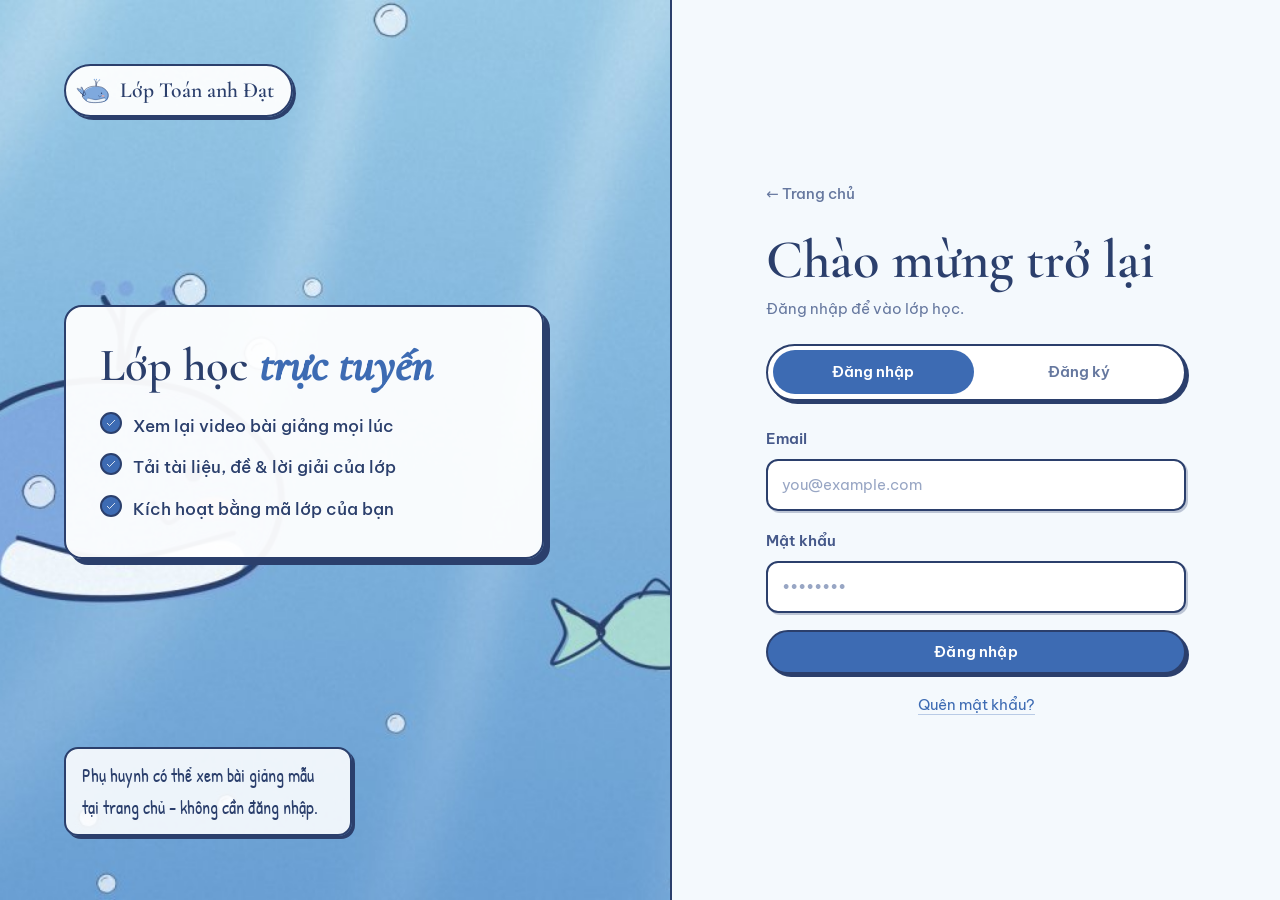
<file: admin.html>
<!doctype html>
<html lang="vi">
<head>
<meta charset="utf-8" />
<meta name="viewport" content="width=device-width, initial-scale=1" />
<title>Quản trị - Ara đang dạy toán</title>
<meta name="robots" content="noindex" />
<link rel="stylesheet" href="assets/css/fonts.css" />
<link rel="stylesheet" href="assets/css/tokens.css" />
<link rel="stylesheet" href="assets/css/base.css" />
<link rel="stylesheet" href="assets/css/components.css" />
<link rel="stylesheet" href="assets/css/auth.css" />
<link rel="stylesheet" href="assets/css/admin.css" />
<link rel="stylesheet" href="assets/css/doc-preview.css" />
<script src="assets/vendor/supabase-js-2.117.2.js"></script>
</head>
<body>

<header class="appbar">
  <a class="brand" href="index.html"><img src="assets/ocean/svg/whale-mascot.svg" alt="" />Lớp Toán anh Đạt<span class="tld">quản trị</span></a>
  <div class="appbar-right">
    <a class="btn" href="hoc.html">Lớp học</a>
    <span class="user-chip"><span class="dot"></span><span id="userName">…</span></span>
    <button class="btn" id="signOutBtn">Đăng xuất</button>
  </div>
</header>

<div id="loader" class="page-loader">Đang tải…</div>

<main class="wrap admin" id="admin" style="display:none">

  <!-- ===== Courses list view ===== -->
  <section id="coursesView">
    <div class="admin-head">
      <div>
        <h1>Quản trị <span class="ital">khoá học</span></h1>
        <p class="sub">Tạo khoá, thêm video &amp; tài liệu, phát mã kích hoạt cho học sinh.</p>
      </div>
      <button class="btn primary" id="newCourseBtn">+ Khoá học mới</button>
    </div>
    <div class="admin-courses" id="coursesList"></div>
  </section>

  <!-- ===== Single course view ===== -->
  <section id="courseView" style="display:none">
    <div class="crumbs">
      <a href="#" id="backToCourses">← Tất cả khoá học</a>
      <span>/</span><span id="crumbTitle"></span>
    </div>

    <div class="admin-head">
      <div>
        <h1 id="cvTitle"></h1>
        <p class="sub" id="cvDesc"></p>
      </div>
      <div style="display:flex; gap:.5rem; flex-wrap:wrap">
        <a class="btn" id="cvViewBtn" href="#" target="_blank" rel="noopener">Xem như học sinh</a>
        <button class="btn" id="cvPublishBtn">Xuất bản</button>
        <button class="btn" id="cvEditBtn">Sửa</button>
        <button class="btn danger" id="cvDeleteBtn">Xoá khoá</button>
      </div>
    </div>

    <div class="admin-tabs">
      <button data-tab="materials" class="active">Bài giảng &amp; tài liệu</button>
      <button data-tab="codes">Mã kích hoạt</button>
      <button data-tab="students">Học sinh</button>
    </div>

    <!-- Materials tab -->
    <div class="tabpane active" id="tab-materials">
      <div class="panel">
        <div class="ph"><h3>Thêm nội dung</h3></div>
        <div class="pb">
          <div class="admin-tabs" style="margin-bottom:1.2rem">
            <button data-mtype="video" class="active">Video (YouTube)</button>
            <button data-mtype="doc">Tài liệu (tệp)</button>
          </div>

          <form class="inline-form" id="videoForm" data-mpane="video">
            <div class="row-2">
              <div class="field"><label>Tiêu đề</label><input type="text" id="vmTitle" required placeholder="VD: Buổi 01 - Bất đẳng thức AM-GM" /></div>
              <div class="field"><label>Link hoặc ID YouTube (unlisted)</label><input type="text" id="vmYt" required placeholder="https://youtu.be/XXXX hoặc XXXX" /></div>
            </div>
            <div class="field"><label>Mô tả (tuỳ chọn)</label><input type="text" id="vmDesc" placeholder="Nội dung buổi học" /></div>
            <div class="row-3">
              <div class="field"><label>Quyền xem</label>
                <select id="vmVis"><option value="enrolled">Chỉ học sinh đã ghi danh</option><option value="sample">Công khai (mẫu - phụ huynh xem)</option></select>
              </div>
              <div class="field"><label>Thứ tự</label><input type="number" id="vmOrder" value="0" /></div>
              <div class="field" style="display:flex;align-items:flex-end"><button class="btn primary block" type="submit">+ Thêm video</button></div>
            </div>
          </form>

          <form class="inline-form" id="docForm" data-mpane="doc" style="display:none">
            <div class="row-2">
              <div class="field"><label>Tiêu đề</label><input type="text" id="dmTitle" required placeholder="VD: Đề luyện số 03 + lời giải" /></div>
              <div class="field"><label>Quyền xem</label>
                <select id="dmVis"><option value="enrolled">Chỉ học sinh đã ghi danh</option><option value="sample">Công khai (mẫu)</option></select>
              </div>
            </div>
            <div class="field"><label>Mô tả (tuỳ chọn)</label><input type="text" id="dmDesc" placeholder="Ghi chú ngắn" /></div>
            <div class="field">
              <label>Tệp (PDF, ảnh, Word, Excel… - tối đa 50MB)</label>
              <div class="drop" id="docDrop"><input type="file" id="docInput" accept=".pdf,.txt,.csv,.png,.jpg,.jpeg,.webp,.gif,.doc,.docx,.xls,.xlsx,.ppt,.pptx,.zip,.mp3,.mp4" /><span id="docHint">Kéo-thả hoặc bấm để chọn tệp</span></div>
              <div class="file-list" id="docPreview"></div>
            </div>
            <div class="row-3">
              <div class="field"><label>Thứ tự</label><input type="number" id="dmOrder" value="0" /></div>
              <div></div>
              <div class="field" style="display:flex;align-items:flex-end"><button class="btn primary block" type="submit" id="docSubmit">+ Tải lên</button></div>
            </div>
          </form>
        </div>
      </div>

      <div class="panel">
        <div class="ph"><h3>Danh sách nội dung</h3><span class="muted" id="matCount"></span></div>
        <div class="pb"><div id="materialsList"></div></div>
      </div>
    </div>

    <!-- Codes tab -->
    <div class="tabpane" id="tab-codes">
      <div class="panel">
        <div class="ph"><h3>Phát mã kích hoạt</h3></div>
        <div class="pb">
          <form class="inline-form" id="codeForm">
            <div class="row-3">
              <div class="field"><label>Mã (để trống = tự sinh)</label><input type="text" id="cmCode" placeholder="VD: TOAN9-2026" /></div>
              <div class="field"><label>Số lượt dùng tối đa</label><input type="number" id="cmMax" value="1" min="1" /></div>
              <div class="field"><label>Hết hạn (để trống = không hết hạn; dùng được hết ngày đã chọn)</label><input type="date" id="cmExp" /></div>
            </div>
            <div><button class="btn primary" type="submit">+ Tạo mã</button></div>
          </form>
        </div>
      </div>
      <div class="panel">
        <div class="ph"><h3>Mã đã phát</h3></div>
        <div class="pb"><div id="codesList"></div></div>
      </div>
    </div>

    <!-- Students tab -->
    <div class="tabpane" id="tab-students">
      <div class="panel">
        <div class="ph"><h3>Học sinh đã ghi danh</h3><span class="muted" id="studCount"></span></div>
        <div class="pb"><div id="studentsList"></div></div>
      </div>
    </div>
  </section>
</main>

<!-- Course create/edit modal -->
<div class="modal" id="courseModal" aria-hidden="true">
  <div class="modal-card">
    <button class="modal-close" data-close aria-label="Đóng">×</button>
    <h3 id="courseModalTitle">Khoá học <span class="ital">mới</span></h3>
    <form id="courseForm">
      <input type="hidden" id="ccId" />
      <div class="field"><label>Tên khoá</label><input type="text" id="ccTitle" required placeholder="VD: Luyện thi HSG Toán 9" /></div>
      <div class="field"><label>Mô tả</label><textarea id="ccDesc" placeholder="Giới thiệu ngắn về khoá học"></textarea></div>
      <div class="field">
        <label style="display:flex;align-items:center;gap:.6rem;cursor:pointer">
          <input type="checkbox" id="ccPub" style="width:auto" /> Xuất bản (hiện công khai trên trang chủ)
        </label>
      </div>
      <div class="form-actions">
        <button type="button" class="btn" data-close>Huỷ</button>
        <button type="submit" class="btn primary" id="ccSave">Lưu khoá</button>
      </div>
    </form>
  </div>
</div>

<!-- Material preview (video, PDF, image, audio) -->
<div class="modal" id="previewModal" role="dialog" aria-modal="true" aria-labelledby="pvTitle">
  <div class="modal-card preview-card">
    <div class="pv-head">
      <div class="pv-titles"><h3 id="pvTitle"></h3><div class="pv-sub" id="pvSub"></div></div>
      <div class="pv-acts" id="pvActs"></div>
      <button class="modal-close" data-close aria-label="Đóng">×</button>
    </div>
    <div class="pv-body" id="pvBody"></div>
  </div>
</div>

<!-- Material edit -->
<div class="modal" id="matModal" role="dialog" aria-modal="true" aria-labelledby="matModalTitle">
  <div class="modal-card">
    <button class="modal-close" data-close aria-label="Đóng">×</button>
    <h3 id="matModalTitle">Sửa <span class="ital">nội dung</span></h3>
    <form id="matForm">
      <input type="hidden" id="mmId" />
      <div class="field"><label>Tiêu đề</label><input type="text" id="mmTitle" required maxlength="200" /></div>
      <div class="field"><label>Mô tả (tuỳ chọn)</label><input type="text" id="mmDesc" maxlength="500" /></div>
      <div class="row-2">
        <div class="field"><label>Quyền xem</label>
          <select id="mmVis"><option value="enrolled">Chỉ học sinh đã ghi danh</option><option value="sample">Công khai (mẫu)</option></select>
        </div>
        <div class="field"><label>Thứ tự</label><input type="number" id="mmOrder" /></div>
      </div>
      <div class="form-actions">
        <button type="button" class="btn" data-close>Huỷ</button>
        <button type="submit" class="btn primary" id="mmSave">Lưu thay đổi</button>
      </div>
    </form>
  </div>
</div>

<div class="toast" id="toast"></div>

<script src="assets/js/config.js"></script>
<script src="assets/js/supabaseClient.js"></script>
<script src="assets/js/auth.js"></script>
<script src="assets/js/doc-preview.js"></script>
<script src="assets/js/admin.js"></script>
</body>
</html>
</file>
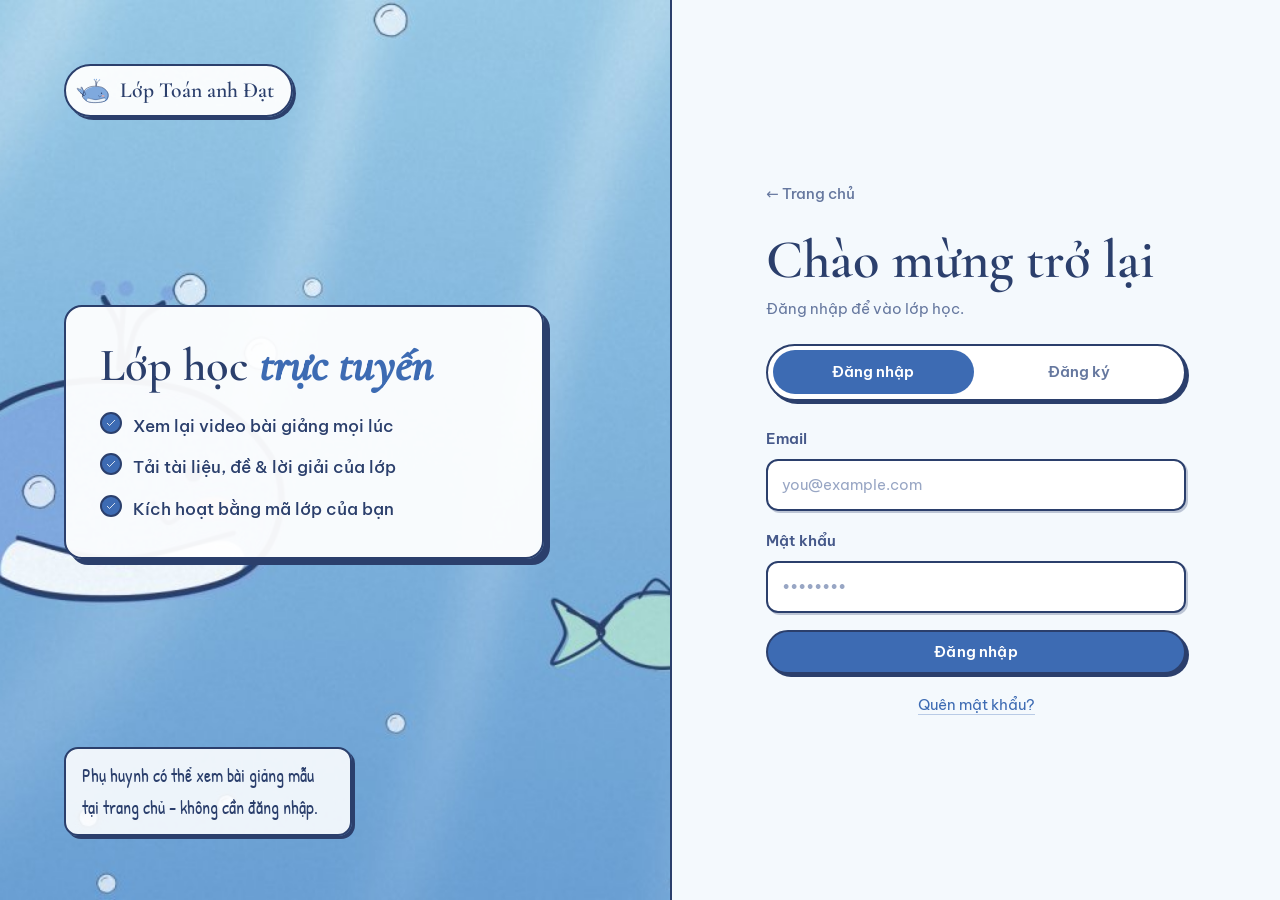
<file: hoc.html>
<!doctype html>
<html lang="vi">
<head>
<meta charset="utf-8" />
<meta name="viewport" content="width=device-width, initial-scale=1" />
<title>Lớp học - Ara đang dạy toán</title>
<meta name="robots" content="noindex" />
<link rel="stylesheet" href="assets/css/fonts.css" />
<link rel="stylesheet" href="assets/css/tokens.css" />
<link rel="stylesheet" href="assets/css/base.css" />
<link rel="stylesheet" href="assets/css/components.css" />
<link rel="stylesheet" href="assets/css/auth.css" />
<script src="assets/vendor/supabase-js-2.117.2.js"></script>
</head>
<body>

<header class="appbar">
  <a class="brand" href="index.html"><img src="assets/ocean/svg/whale-mascot.svg" alt="" />Lớp Toán anh Đạt</a>
  <div class="appbar-right">
    <a class="btn" id="adminLink" href="admin.html" style="display:none">Quản trị</a>
    <span class="user-chip"><span class="dot"></span><span id="userName">…</span></span>
    <button class="btn" id="signOutBtn">Đăng xuất</button>
  </div>
</header>

<!-- loader shown until auth check completes -->
<div id="loader" class="page-loader">Đang tải…</div>

<main class="wrap dash" id="dash" style="display:none">
  <div class="dash-head">
    <div class="hello" id="hello"></div>
    <p class="sub">Các khoá học của bạn. Nhập mã lớp để mở thêm khoá mới.</p>
  </div>

  <div class="redeem-card">
    <div class="lbl">
      <span>Có mã lớp?</span>
      <span class="sub">Nhập mã giáo viên cấp để vào lớp.</span>
    </div>
    <form id="redeemForm">
      <input type="text" id="codeInput" required autocomplete="off" spellcheck="false" placeholder="VD: TOAN9-2026" />
      <button type="submit" class="btn primary" id="redeemBtn">Kích hoạt</button>
    </form>
  </div>

  <div id="courses"></div>
</main>

<div class="toast" id="toast"></div>

<script src="assets/js/config.js"></script>
<script src="assets/js/supabaseClient.js"></script>
<script src="assets/js/auth.js"></script>
<script src="assets/js/hoc.js"></script>
</body>
</html>
</file>
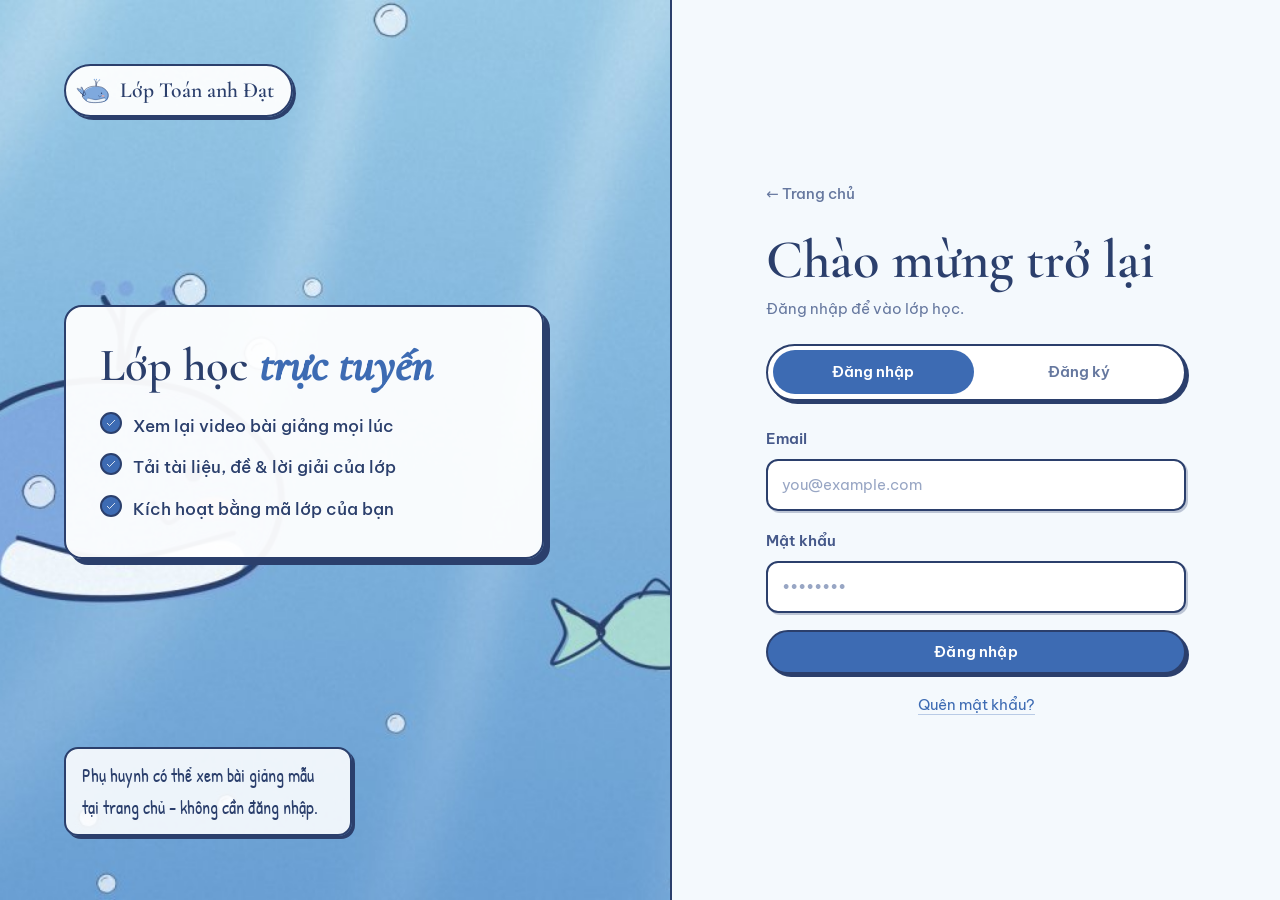
<file: khoahoc.html>
<!doctype html>
<html lang="vi">
<head>
<meta charset="utf-8" />
<meta name="viewport" content="width=device-width, initial-scale=1" />
<title>Khoá học - Ara đang dạy toán</title>
<meta name="robots" content="noindex" />
<link rel="stylesheet" href="assets/css/fonts.css" />
<link rel="stylesheet" href="assets/css/tokens.css" />
<link rel="stylesheet" href="assets/css/base.css" />
<link rel="stylesheet" href="assets/css/components.css" />
<link rel="stylesheet" href="assets/css/auth.css" />
<link rel="stylesheet" href="assets/css/admin.css" />
<link rel="stylesheet" href="assets/css/doc-preview.css" />
<script src="assets/vendor/supabase-js-2.117.2.js"></script>
</head>
<body>

<header class="appbar">
  <a class="brand" href="hoc.html"><img src="assets/ocean/svg/whale-mascot.svg" alt="" />Lớp Toán anh Đạt</a>
  <div class="appbar-right">
    <a class="btn hide-sm" href="hoc.html">← Khoá của tôi</a>
    <button class="btn" id="signOutBtn">Đăng xuất</button>
  </div>
</header>

<div id="loader" class="page-loader">Đang tải…</div>

<!-- access denied / not enrolled -->
<main class="wrap" id="denied" style="display:none">
  <div class="v-empty" style="min-height:60vh">
    <div>
      <svg viewBox="0 0 24 24" width="48" height="48" fill="none" stroke="currentColor" stroke-width="1.3" style="color:var(--accent-line);margin-bottom:1rem"><rect x="5" y="11" width="14" height="10" rx="2"/><path d="M8 11V7a4 4 0 118 0v4"/></svg>
      <h2 class="v-title">Bạn chưa ghi danh khoá này</h2>
      <p class="v-desc">Nhập mã kích hoạt ở trang Khoá của tôi để mở khoá học.</p>
      <a class="btn primary" href="hoc.html" style="margin-top:1.2rem">Về Khoá của tôi</a>
    </div>
  </div>
</main>

<main class="wrap viewer" id="viewer" style="display:none">
  <aside class="v-side">
    <div class="v-course-title" id="courseTitle"></div>
    <div class="v-course-desc" id="courseDesc"></div>
    <div class="lesson-list" id="lessonList"></div>
  </aside>
  <section class="v-main" id="vMain"></section>
</main>

<script src="assets/js/config.js"></script>
<script src="assets/js/supabaseClient.js"></script>
<script src="assets/js/auth.js"></script>
<script src="assets/js/doc-preview.js"></script>
<script src="assets/js/khoahoc.js"></script>
</body>
</html>
</file>
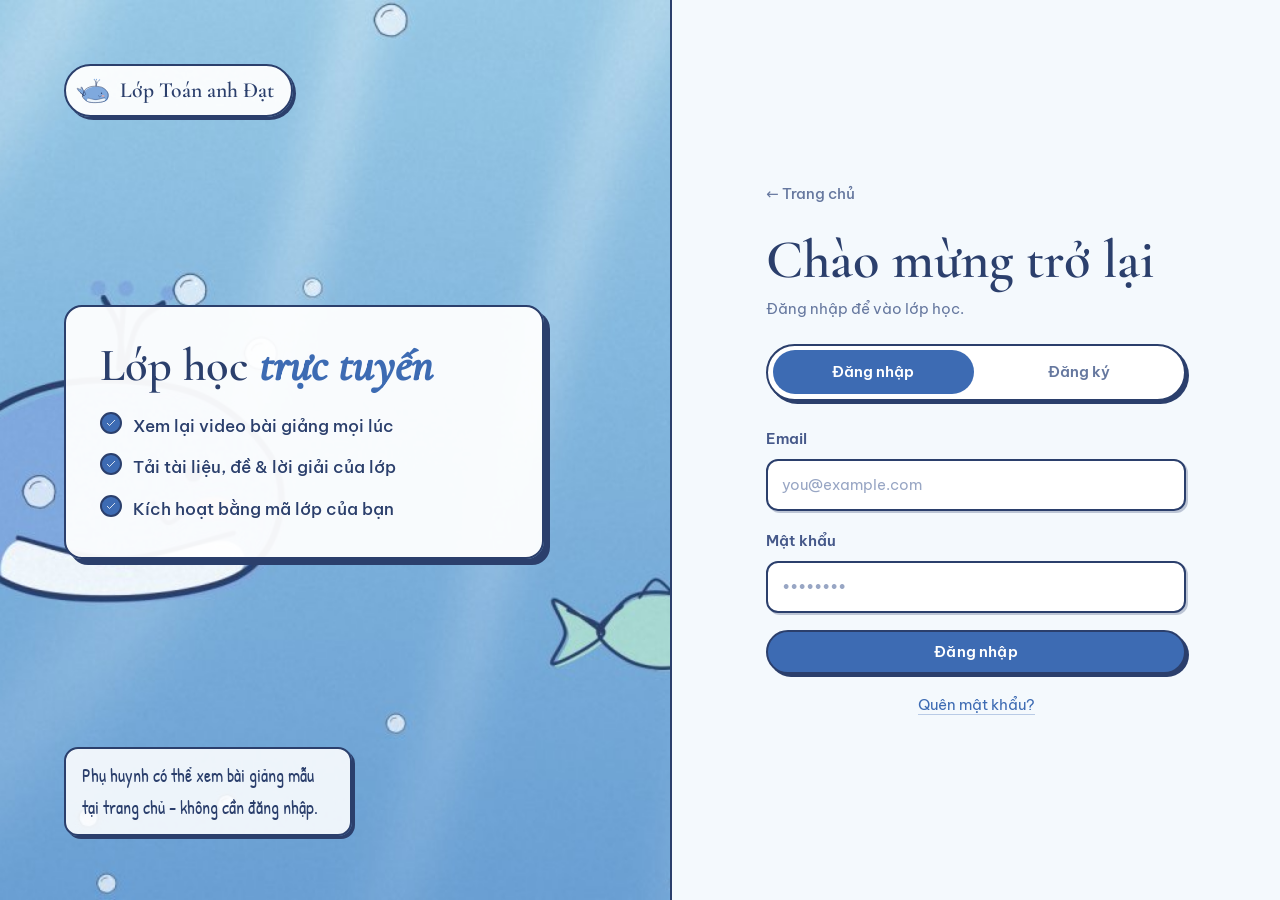
<file: login.html>
<!doctype html>
<html lang="vi">
<head>
<meta charset="utf-8" />
<meta name="viewport" content="width=device-width, initial-scale=1" />
<title>Đăng nhập - Ara đang dạy toán</title>
<meta name="robots" content="noindex" />
<link rel="stylesheet" href="assets/css/fonts.css" />
<link rel="stylesheet" href="assets/css/tokens.css" />
<link rel="stylesheet" href="assets/css/base.css" />
<link rel="stylesheet" href="assets/css/components.css" />
<link rel="stylesheet" href="assets/css/auth.css" />
<script src="assets/vendor/supabase-js-2.117.2.js"></script>
</head>
<body>
<div class="auth-wrap">

  <!-- Left: brand / selling points -->
  <aside class="auth-aside">
    <a class="a-brand" href="index.html"><img src="assets/ocean/svg/whale-mascot.svg" alt="" />Lớp Toán anh Đạt</a>
    <div class="a-card">
      <h2>Lớp học <span class="ital">trực tuyến</span></h2>
      <ul class="pts">
        <li><svg viewBox="0 0 24 24" fill="none" stroke="currentColor" stroke-width="1.6"><polyline points="20 6 9 17 4 12"/></svg><span>Xem lại video bài giảng mọi lúc</span></li>
        <li><svg viewBox="0 0 24 24" fill="none" stroke="currentColor" stroke-width="1.6"><polyline points="20 6 9 17 4 12"/></svg><span>Tải tài liệu, đề &amp; lời giải của lớp</span></li>
        <li><svg viewBox="0 0 24 24" fill="none" stroke="currentColor" stroke-width="1.6"><polyline points="20 6 9 17 4 12"/></svg><span>Kích hoạt bằng mã lớp của bạn</span></li>
      </ul>
    </div>
    <div class="foot-note">Phụ huynh có thể xem bài giảng mẫu tại trang chủ - không cần đăng nhập.</div>
  </aside>

  <!-- Right: forms -->
  <main class="auth-main">
    <div class="auth-card">
      <div class="top">
        <a class="home" href="index.html">← Trang chủ</a>
      </div>

      <h1 id="authTitle">Chào mừng trở lại</h1>
      <p class="sub" id="authSub">Đăng nhập để vào lớp học.</p>

      <div class="auth-tabs">
        <button id="tabLogin" class="active">Đăng nhập</button>
        <button id="tabSignup">Đăng ký</button>
      </div>

      <div id="msg" class="msg" role="alert"></div>

      <!-- SIGN IN -->
      <section class="auth-pane active" id="paneLogin">
        <form id="loginForm" novalidate>
          <div class="field">
            <label for="liEmail">Email</label>
            <input type="email" id="liEmail" autocomplete="email" required placeholder="you@example.com" />
          </div>
          <div class="field">
            <label for="liPass">Mật khẩu</label>
            <input type="password" id="liPass" autocomplete="current-password" required placeholder="••••••••" />
          </div>
          <div class="turnstile-box" data-turnstile></div>
          <button type="submit" class="btn primary block" id="liBtn">Đăng nhập</button>
          <p style="margin-top:1rem;text-align:center">
            <a href="#" class="text-link" id="forgotLink">Quên mật khẩu?</a>
          </p>
        </form>
      </section>

      <!-- FORGOT PASSWORD -->
      <section class="auth-pane" id="paneForgot">
        <form id="forgotForm" novalidate>
          <div class="field">
            <label for="fgEmail">Email</label>
            <input type="email" id="fgEmail" autocomplete="email" required placeholder="you@example.com" />
          </div>
          <div class="turnstile-box" data-turnstile></div>
          <button type="submit" class="btn primary block" id="fgBtn">Gửi link đặt lại</button>
          <p style="margin-top:1rem;text-align:center">
            <a href="#" class="text-link" id="backToLogin">← Quay lại đăng nhập</a>
          </p>
        </form>
      </section>

      <!-- SET NEW PASSWORD (after clicking the email link) -->
      <section class="auth-pane" id="paneReset">
        <form id="resetForm" novalidate>
          <div class="field">
            <label for="rsPass">Mật khẩu mới</label>
            <input type="password" id="rsPass" autocomplete="new-password" required minlength="8" placeholder="••••••••" />
          </div>
          <div class="field">
            <label for="rsPass2">Nhập lại mật khẩu</label>
            <input type="password" id="rsPass2" autocomplete="new-password" required minlength="8" placeholder="••••••••" />
          </div>
          <button type="submit" class="btn primary block" id="rsBtn">Lưu mật khẩu mới</button>
        </form>
      </section>

      <!-- SIGN UP -->
      <section class="auth-pane" id="paneSignup">
        <form id="signupForm" novalidate>
          <div class="field">
            <label for="suName">Họ và tên</label>
            <input type="text" id="suName" autocomplete="name" required placeholder="Nguyễn Văn A" />
          </div>
          <div class="field">
            <label for="suEmail">Email</label>
            <input type="email" id="suEmail" autocomplete="email" required placeholder="you@example.com" />
          </div>
          <div class="field">
            <label for="suPhone">Số điện thoại (tuỳ chọn)</label>
            <input type="tel" id="suPhone" autocomplete="tel" placeholder="09xx xxx xxx" />
          </div>
          <div class="field">
            <label for="suPass">Mật khẩu</label>
            <input type="password" id="suPass" autocomplete="new-password" required minlength="8" placeholder="••••••••" />
            <div class="hint">Tối thiểu 8 ký tự.</div>
          </div>
          <div class="turnstile-box" data-turnstile></div>
          <button type="submit" class="btn primary block" id="suBtn">Tạo tài khoản</button>
          <p class="hint" style="margin-top:.9rem">Sau khi đăng ký, kiểm tra email để xác nhận tài khoản.</p>
        </form>
      </section>
    </div>
  </main>
</div>

<script src="assets/js/config.js"></script>
<script src="assets/js/supabaseClient.js"></script>
<script src="assets/js/auth.js"></script>
<script src="assets/js/login.js"></script>
</body>
</html>
</file>
<file: assets/css/fonts.css>
/* GENERATED by tools/fetch-fonts.js - do not edit by hand.
   Be Vietnam Pro, Cormorant Garamond and Patrick Hand, SIL Open Font License 1.1.
   Only the Vietnamese and Latin subsets are shipped; the browser downloads a file
   only when a character of its unicode-range appears on the page. */
@font-face {
  font-family: "Be Vietnam Pro";
  font-style: normal;
  font-weight: 400;
  font-display: swap;
  src: url("../fonts/be-vietnam-pro-400-vietnamese.woff2") format("woff2");
  unicode-range: U+0102-0103, U+0110-0111, U+0128-0129, U+0168-0169, U+01A0-01A1, U+01AF-01B0, U+0300-0301, U+0303-0304, U+0308-0309, U+0323, U+0329, U+1EA0-1EF9, U+20AB;
}
@font-face {
  font-family: "Be Vietnam Pro";
  font-style: normal;
  font-weight: 400;
  font-display: swap;
  src: url("../fonts/be-vietnam-pro-400-latin.woff2") format("woff2");
  unicode-range: U+0000-00FF, U+0131, U+0152-0153, U+02BB-02BC, U+02C6, U+02DA, U+02DC, U+0304, U+0308, U+0329, U+2000-206F, U+20AC, U+2122, U+2191, U+2193, U+2212, U+2215, U+FEFF, U+FFFD;
}
@font-face {
  font-family: "Be Vietnam Pro";
  font-style: normal;
  font-weight: 500;
  font-display: swap;
  src: url("../fonts/be-vietnam-pro-500-vietnamese.woff2") format("woff2");
  unicode-range: U+0102-0103, U+0110-0111, U+0128-0129, U+0168-0169, U+01A0-01A1, U+01AF-01B0, U+0300-0301, U+0303-0304, U+0308-0309, U+0323, U+0329, U+1EA0-1EF9, U+20AB;
}
@font-face {
  font-family: "Be Vietnam Pro";
  font-style: normal;
  font-weight: 500;
  font-display: swap;
  src: url("../fonts/be-vietnam-pro-500-latin.woff2") format("woff2");
  unicode-range: U+0000-00FF, U+0131, U+0152-0153, U+02BB-02BC, U+02C6, U+02DA, U+02DC, U+0304, U+0308, U+0329, U+2000-206F, U+20AC, U+2122, U+2191, U+2193, U+2212, U+2215, U+FEFF, U+FFFD;
}
@font-face {
  font-family: "Be Vietnam Pro";
  font-style: normal;
  font-weight: 600;
  font-display: swap;
  src: url("../fonts/be-vietnam-pro-600-vietnamese.woff2") format("woff2");
  unicode-range: U+0102-0103, U+0110-0111, U+0128-0129, U+0168-0169, U+01A0-01A1, U+01AF-01B0, U+0300-0301, U+0303-0304, U+0308-0309, U+0323, U+0329, U+1EA0-1EF9, U+20AB;
}
@font-face {
  font-family: "Be Vietnam Pro";
  font-style: normal;
  font-weight: 600;
  font-display: swap;
  src: url("../fonts/be-vietnam-pro-600-latin.woff2") format("woff2");
  unicode-range: U+0000-00FF, U+0131, U+0152-0153, U+02BB-02BC, U+02C6, U+02DA, U+02DC, U+0304, U+0308, U+0329, U+2000-206F, U+20AC, U+2122, U+2191, U+2193, U+2212, U+2215, U+FEFF, U+FFFD;
}
@font-face {
  font-family: "Be Vietnam Pro";
  font-style: normal;
  font-weight: 700;
  font-display: swap;
  src: url("../fonts/be-vietnam-pro-700-vietnamese.woff2") format("woff2");
  unicode-range: U+0102-0103, U+0110-0111, U+0128-0129, U+0168-0169, U+01A0-01A1, U+01AF-01B0, U+0300-0301, U+0303-0304, U+0308-0309, U+0323, U+0329, U+1EA0-1EF9, U+20AB;
}
@font-face {
  font-family: "Be Vietnam Pro";
  font-style: normal;
  font-weight: 700;
  font-display: swap;
  src: url("../fonts/be-vietnam-pro-700-latin.woff2") format("woff2");
  unicode-range: U+0000-00FF, U+0131, U+0152-0153, U+02BB-02BC, U+02C6, U+02DA, U+02DC, U+0304, U+0308, U+0329, U+2000-206F, U+20AC, U+2122, U+2191, U+2193, U+2212, U+2215, U+FEFF, U+FFFD;
}
@font-face {
  font-family: "Cormorant Garamond";
  font-style: italic;
  font-weight: 500;
  font-display: swap;
  src: url("../fonts/cormorant-garamond-500-italic-vietnamese.woff2") format("woff2");
  unicode-range: U+0102-0103, U+0110-0111, U+0128-0129, U+0168-0169, U+01A0-01A1, U+01AF-01B0, U+0300-0301, U+0303-0304, U+0308-0309, U+0323, U+0329, U+1EA0-1EF9, U+20AB;
}
@font-face {
  font-family: "Cormorant Garamond";
  font-style: italic;
  font-weight: 500;
  font-display: swap;
  src: url("../fonts/cormorant-garamond-500-italic-latin.woff2") format("woff2");
  unicode-range: U+0000-00FF, U+0131, U+0152-0153, U+02BB-02BC, U+02C6, U+02DA, U+02DC, U+0304, U+0308, U+0329, U+2000-206F, U+20AC, U+2122, U+2191, U+2193, U+2212, U+2215, U+FEFF, U+FFFD;
}
@font-face {
  font-family: "Cormorant Garamond";
  font-style: normal;
  font-weight: 500 600;
  font-display: swap;
  src: url("../fonts/cormorant-garamond-500-600-vietnamese.woff2") format("woff2");
  unicode-range: U+0102-0103, U+0110-0111, U+0128-0129, U+0168-0169, U+01A0-01A1, U+01AF-01B0, U+0300-0301, U+0303-0304, U+0308-0309, U+0323, U+0329, U+1EA0-1EF9, U+20AB;
}
@font-face {
  font-family: "Cormorant Garamond";
  font-style: normal;
  font-weight: 500 600;
  font-display: swap;
  src: url("../fonts/cormorant-garamond-500-600-latin.woff2") format("woff2");
  unicode-range: U+0000-00FF, U+0131, U+0152-0153, U+02BB-02BC, U+02C6, U+02DA, U+02DC, U+0304, U+0308, U+0329, U+2000-206F, U+20AC, U+2122, U+2191, U+2193, U+2212, U+2215, U+FEFF, U+FFFD;
}
@font-face {
  font-family: "Patrick Hand";
  font-style: normal;
  font-weight: 400;
  font-display: swap;
  src: url("../fonts/patrick-hand-400-vietnamese.woff2") format("woff2");
  unicode-range: U+0102-0103, U+0110-0111, U+0128-0129, U+0168-0169, U+01A0-01A1, U+01AF-01B0, U+0300-0301, U+0303-0304, U+0308-0309, U+0323, U+0329, U+1EA0-1EF9, U+20AB;
}
@font-face {
  font-family: "Patrick Hand";
  font-style: normal;
  font-weight: 400;
  font-display: swap;
  src: url("../fonts/patrick-hand-400-latin.woff2") format("woff2");
  unicode-range: U+0000-00FF, U+0131, U+0152-0153, U+02BB-02BC, U+02C6, U+02DA, U+02DC, U+0304, U+0308, U+0329, U+2000-206F, U+20AC, U+2122, U+2191, U+2193, U+2212, U+2215, U+FEFF, U+FFFD;
}
</file>
<file: assets/css/tokens.css>
/* ============================================================
   Design tokens - Ocean Sketchbook
   Palette taken from the ocean-kit (riso ink #2B3F6C + sky / sea /
   foam / sand / coral). Fonts chosen for full Vietnamese support:
   Cormorant Garamond (display), Be Vietnam Pro (body),
   Patrick Hand (hand-drawn accents), JetBrains Mono (small labels).
   ============================================================ */
:root {
  /* ---- Ocean palette ---- */
  --ink:        #2b3f6c;   /* riso ink: outlines, primary text  */
  --sky:        #7fa9de;
  --deep:       #5b86c5;
  --sea:        #a8d8d2;
  --foam:       #eef6fc;
  --sand:       #f5e6c8;
  --coral:      #f3a9a0;

  /* ---- Semantic surfaces & text ---- */
  --paper:      #f4f9fd;   /* page background                      */
  --surface:    #ffffff;
  --surface-2:  #e6f1fa;
  --ink-soft:   #46598a;
  --muted:      #66789f;
  --muted-2:    #98a6c4;

  --line:        rgba(43, 63, 108, .14);
  --line-strong: rgba(43, 63, 108, .28);
  --line-ink:    #2b3f6c;

  --accent:      #3d6bb3;  /* buttons/links - AA on white          */
  --accent-deep: #2b3f6c;
  --accent-soft: #dceaf8;
  --accent-line: rgba(61, 107, 179, .32);
  --brass:       #b8523f;  /* honours / highlights (coral, darkened for contrast) */
  --brass-soft:  #fde6e1;
  --success:     #2f7d5b;
  --danger:      #b23a30;

  /* ---- Typography ---- */
  --serif: "Cormorant Garamond", Georgia, "Times New Roman", serif;
  --sans:  "Be Vietnam Pro", system-ui, -apple-system, "Segoe UI", sans-serif;
  --hand:  "Patrick Hand", "Comic Sans MS", cursive;
  --mono:  "JetBrains Mono", ui-monospace, Menlo, monospace;

  --text-xs:   clamp(0.74rem, 0.72rem + 0.10vw, 0.80rem);
  --text-sm:   clamp(0.86rem, 0.84rem + 0.12vw, 0.94rem);
  --text-base: clamp(0.98rem, 0.95rem + 0.18vw, 1.06rem);
  --text-lg:   clamp(1.14rem, 1.06rem + 0.40vw, 1.36rem);
  --text-xl:   clamp(1.5rem,  1.28rem + 1.0vw,  2.1rem);
  --text-2xl:  clamp(2.1rem,  1.6rem  + 2.4vw,  3.4rem);
  --text-hero: clamp(3rem,    1.6rem  + 6.4vw,  7.4rem);

  --leading-tight: 1.05;
  --leading-snug:  1.3;
  --leading-body:  1.7;
  --tracking-label: .14em;
  --tracking-wide:  .04em;

  /* ---- Spacing ---- */
  --space-1: .25rem; --space-2: .5rem; --space-3: .75rem; --space-4: 1rem;
  --space-5: 1.5rem; --space-6: 2rem; --space-7: 3rem; --space-8: 4rem;
  --space-section: clamp(4.5rem, 3rem + 6vw, 8.5rem);
  --maxw: 1180px;
  --maxw-narrow: 780px;

  /* ---- Shape & depth (riso: hard offset shadow, no blur) ---- */
  --r-sm: 10px;
  --r-md: 18px;
  --r-lg: 28px;
  --stroke: 2px solid var(--ink);
  --riso:    3px 3px 0 var(--ink);
  --riso-lg: 6px 6px 0 var(--ink);
  --shadow-sm: 0 1px 2px rgba(43,63,108,.06), 0 10px 24px -18px rgba(43,63,108,.35);
  --shadow-md: 0 2px 6px rgba(43,63,108,.08), 0 28px 50px -30px rgba(43,63,108,.45);

  /* ---- Motion ---- */
  --dur-fast:   160ms;
  --dur-normal: 320ms;
  --dur-slow:   700ms;
  --ease-out:   cubic-bezier(0.16, 1, 0.3, 1);
  --ease-std:   cubic-bezier(0.4, 0, 0.2, 1);
  --ease-bob:   cubic-bezier(0.45, 0, 0.55, 1);
}
</file>
<file: assets/css/base.css>
/* ============================================================
   Base - reset, typography and shared primitives (all pages)
   Riso / hand-drawn language from the ocean-kit: ink outlines,
   hard offset shadows, rounded pill buttons.
   ============================================================ */
*, *::before, *::after { box-sizing: border-box; }
html { scroll-behavior: smooth; -webkit-text-size-adjust: 100%; }
body {
  margin: 0;
  font-family: var(--sans);
  font-size: var(--text-base);
  line-height: var(--leading-body);
  color: var(--ink);
  background: var(--paper);
  font-variant-numeric: lining-nums; /* Cormorant defaults to old-style figures: 7 and 9 drop below the line */
  -webkit-font-smoothing: antialiased;
  text-rendering: optimizeLegibility;
  overflow-x: hidden;
  overflow-wrap: break-word;
}
img, video, svg { display: block; max-width: 100%; }
img { height: auto; } /* width/height attributes reserve space without forcing a fixed height */
a { color: inherit; text-decoration: none; }
button { font: inherit; color: inherit; cursor: pointer; background: none; border: none; }
h1, h2, h3, h4 { margin: 0; font-weight: 500; }
p, ul { margin: 0; }
/* a last line never holds just one or two words: headings and short centred text share their words evenly,
   running text avoids a lone last word (textfit.js makes the last line at least three words) */
h1, h2, h3, h4, figcaption { text-wrap: balance; }
p, li, dd, blockquote { text-wrap: pretty; }
.hero-sub, .sec-head p, .program p, .contact-card p, .eyebrow { text-wrap: balance; }
/* textfit.js: running text is flush on both sides only where the gaps stay small */
.is-even { text-align: justify; text-justify: inter-word; hyphens: manual; text-wrap: wrap; } /* wrap: the breaks must match the simulation */
::selection { background: var(--sky); color: #fff; }
:where(a, button, input, select, textarea, [tabindex]):focus-visible { outline: 3px solid var(--deep); outline-offset: 3px; border-radius: 6px; }

/* ---- Layout atoms ------------------------------------------ */
.wrap { width: 100%; max-width: var(--maxw); margin-inline: auto; padding-inline: clamp(1rem, 4vw, 3rem); }
.sr-only { position: absolute; width: 1px; height: 1px; padding: 0; margin: -1px; overflow: hidden; clip: rect(0 0 0 0); white-space: nowrap; border: 0; }

.eyebrow {
  display: inline-flex; align-items: center; gap: .55em;
  font-family: var(--hand); font-size: clamp(1.15rem, 1rem + .5vw, 1.45rem);
  color: var(--deep); letter-spacing: .01em;
}
.eyebrow::before { content: ""; width: 34px; height: 12px; background: url("../ocean/svg/nav-underline.svg") center/contain no-repeat; }
.hand { font-family: var(--hand); }
.serif { font-family: var(--serif); }
.muted { color: var(--muted); }

/* ---- Buttons (riso pill) ----------------------------------- */
.btn {
  --_bg: var(--surface); --_fg: var(--ink);
  display: inline-flex; align-items: center; justify-content: center; gap: .5em;
  padding: .72em 1.35em;
  font-family: var(--sans); font-weight: 600; font-size: var(--text-sm);
  line-height: 1.2; letter-spacing: .01em; white-space: nowrap;
  color: var(--_fg); background: var(--_bg);
  border: var(--stroke); border-radius: 999px; box-shadow: var(--riso);
  transition: transform var(--dur-fast) var(--ease-std), box-shadow var(--dur-fast) var(--ease-std), background var(--dur-fast);
}
.btn svg { width: 18px; height: 18px; flex: 0 0 auto; }
.btn:hover { transform: translate(-1px, -1px); box-shadow: 4px 4px 0 var(--ink); }
.btn:active { transform: translate(2px, 2px); box-shadow: 1px 1px 0 var(--ink); }
.btn:disabled { opacity: .55; cursor: not-allowed; transform: none; }
.btn.primary { --_bg: var(--accent); --_fg: #fff; }
.btn.primary:hover { --_bg: #335d9f; }
.btn.zalo { --_bg: #0068ff; --_fg: #fff; }
.btn.sand { --_bg: var(--sand); }
.btn.ghost { --_bg: transparent; }
.btn.danger { --_bg: #fff; --_fg: var(--danger); }
.btn.danger:hover { --_bg: var(--danger); --_fg: #fff; }
.btn.block { width: 100%; }
.btn.sm { padding: .5em .95em; font-size: var(--text-xs); box-shadow: 2px 2px 0 var(--ink); }

/* ---- Hand-drawn card -------------------------------------- */
.sketch-card {
  background: var(--surface); border: var(--stroke); border-radius: var(--r-md);
  box-shadow: var(--riso);
}

/* ---- Reveal on scroll -------------------------------------- */
.reveal { opacity: 0; transform: translateY(22px); transition: opacity var(--dur-slow) var(--ease-out), transform var(--dur-slow) var(--ease-out); }
.reveal.in { opacity: 1; transform: none; }
.reveal.d1 { transition-delay: .08s; } .reveal.d2 { transition-delay: .16s; }
.reveal.d3 { transition-delay: .24s; } .reveal.d4 { transition-delay: .32s; }
@media (scripting: none) { .reveal { opacity: 1; transform: none; } }

/* gentle floating, used by decorative sea creatures */
@keyframes bob { 50% { transform: translateY(-9px); } }
@keyframes sway { 50% { transform: rotate(-4deg); } }
.float { animation: bob 3.6s var(--ease-bob) infinite; }
.sway  { animation: sway 5s var(--ease-bob) infinite; transform-origin: bottom center; }

@media (prefers-reduced-motion: reduce) {
  html { scroll-behavior: auto; }
  .reveal { opacity: 1; transform: none; transition: none; }
  *, *::before, *::after { animation-duration: .001ms !important; animation-iteration-count: 1 !important; transition-duration: .001ms !important; }
}
</file>
<file: assets/css/landing.css>
/* ============================================================
   landing.css - home page (index.html), ocean-kit art direction
   Narrative: the whole page is one dive. A fixed canvas behind every
   section follows the scroll: sky (hero), surface, open sea, seabed (contact).
   ============================================================ */

/* ---------- 1. Fish cursor + bubble trail (fine pointers only) ---------- */
@media (pointer: fine) {
  body.ocean-cursor { cursor: url("../ocean/cursor/cursor-fish.png") 4 4, auto; }
  body.ocean-cursor a, body.ocean-cursor button, body.ocean-cursor [role="button"] {
    cursor: url("../ocean/cursor/cursor-fish-pointer.png") 4 4, pointer;
  }
}
.cursor-ring { position: fixed; left: 0; top: 0; width: 46px; height: 46px; z-index: 120; pointer-events: none;
  background: url("../ocean/cursor/cursor-bubble-ring.svg") center/contain no-repeat; transition: width .2s, height .2s; }
.cursor-ring.big { width: 76px; height: 76px; }
.cursor-trail { position: fixed; width: 14px; height: 14px; z-index: 119; pointer-events: none;
  background: url("../ocean/cursor/trail-bubble-s.svg") center/contain no-repeat; animation: trail-rise .9s ease-out forwards; }
@keyframes trail-rise { to { transform: translateY(-40px) scale(.4); opacity: 0; } }
.cursor-ripple { position: fixed; width: 90px; height: 90px; z-index: 119; pointer-events: none;
  background: url("../ocean/cursor/click-ripple.svg") center/contain no-repeat; animation: ripple .7s ease-out forwards; }
@keyframes ripple { from { transform: translate(-50%, -50%) scale(.2); opacity: 1; } to { transform: translate(-50%, -50%) scale(1.6); opacity: 0; } }
@media (pointer: coarse), (prefers-reduced-motion: reduce) { .cursor-ring, .cursor-trail, .cursor-ripple { display: none !important; } }

/* ---------- 2. Navigation (floating riso pill) ---------- */
.nav {
  position: fixed; top: 14px; left: 50%; transform: translateX(-50%); z-index: 90;
  display: flex; align-items: center; gap: clamp(.8rem, 1.6vw, 1.6rem);
  padding: .5rem .55rem .5rem 1.4rem;
  background: rgba(238, 246, 252, .93); backdrop-filter: blur(8px);
  border: var(--stroke); border-radius: 999px; box-shadow: 4px 4px 0 var(--ink);
  max-width: calc(100vw - 24px);
}
.nav-links { list-style: none; display: flex; gap: clamp(.9rem, 1.8vw, 1.7rem); padding: 0; margin: 0; }
.nav-links a { position: relative; font-weight: 500; font-size: var(--text-sm); white-space: nowrap; padding: .25rem 0; }
.nav-links a::after {
  content: ""; position: absolute; left: -6px; right: -6px; top: 100%; height: 12px;
  background: url("../ocean/svg/nav-underline.svg") center/100% 100% no-repeat;
  opacity: 0; transform: scaleX(.4); transition: opacity var(--dur-fast), transform var(--dur-normal) var(--ease-out);
}
.nav-links a:hover::after, .nav-links a[aria-current="true"]::after { opacity: 1; transform: none; }
.nav .btn { box-shadow: 2px 2px 0 var(--ink); padding: .55em 1.1em; }
.nav-burger { display: none; width: 40px; height: 40px; border-radius: 50%; align-items: center; justify-content: center; }
.nav-burger svg { width: 24px; height: 24px; }

/* ---------- 3. Hero (sky) ---------- */
.hero { position: relative; min-height: 100svh; display: grid; place-items: center; overflow: hidden; isolation: isolate; color: var(--ink); text-align: center; padding: 7rem 1rem 6rem; }
.hero-video { position: absolute; inset: 0; width: 100%; height: 100%; object-fit: cover; z-index: -2; }
/* soft light halo behind the copy keeps ink text readable over drifting clouds */
.hero::after { content: ""; position: absolute; inset: 0; z-index: -1; background: radial-gradient(ellipse 60% 48% at 50% 50%, rgba(244,249,253,.62), rgba(244,249,253,0) 72%); }
.corner { position: absolute; width: clamp(7rem, 15vw, 14rem); pointer-events: none; z-index: 0; }
.corner.tl { left: 0; top: 0; }
.corner.br { right: 0; bottom: 0; transform: rotate(180deg); }
.deco { position: absolute; pointer-events: none; z-index: 0; will-change: transform; }
/* hero ornaments live in the top corners, above the text block, at every width (no scroll parallax:
   it used to slide them down over the headline) */
.hero .d-gulls { width: clamp(56px, 11vw, 150px); left: 3%; top: 100px; }
.hero .d-spark { width: clamp(36px, 5vw, 60px); right: 6%; top: 104px; }
.hero-inner { position: relative; z-index: 1; max-width: 980px; }
/* hero copy animates in with pure CSS so the LCP text never waits for JS */
@keyframes rise-in { from { opacity: 0; transform: translateY(18px); } to { opacity: 1; transform: none; } }
.rise { animation: rise-in .8s var(--ease-out) both; }
.rise.d1 { animation-delay: .1s; } .rise.d2 { animation-delay: .2s; } .rise.d3 { animation-delay: .3s; } .rise.d4 { animation-delay: .4s; }
.hero h1, .hero-sub { text-shadow: 0 0 2px #fff, 0 0 14px rgba(255,255,255,.95), 0 0 28px rgba(255,255,255,.7); }
/* solid riso label: stays readable when clouds drift behind it */
.hero .kicker { display: inline-block; font-family: var(--hand); font-size: clamp(1.25rem, 1rem + 1vw, 1.8rem); line-height: 1.2; color: var(--ink); padding: .22em 1.1em .28em; background: rgba(255,255,255,.94); border: 2px solid var(--ink); border-radius: 999px; box-shadow: 3px 3px 0 var(--ink); }
.hero h1 { font-family: var(--serif); font-weight: 600; font-size: clamp(2.45rem, 1.3rem + 6.4vw, 7.4rem); line-height: .95; letter-spacing: .01em; margin: .3rem 0 0; text-wrap: balance; }
.hero h1 em { position: relative; font-style: italic; font-weight: 500; }
.hero h1 em::after { content: ""; position: absolute; left: 4%; right: 4%; bottom: -.06em; height: .22em; background: url("../ocean/svg/nav-underline.svg") center/100% 100% no-repeat; }
.hero-sub { margin: 1.4rem auto 0; max-width: 46ch; font-size: var(--text-lg); line-height: var(--leading-snug); font-weight: 500;
  padding: .6em 1.1em; background: rgba(244, 249, 253, .82); backdrop-filter: blur(4px); border-radius: 18px; text-shadow: none; }
.hero-actions { margin-top: 2rem; display: flex; flex-wrap: wrap; justify-content: center; gap: .8rem; }
.hero-badges { margin: 2rem auto 0; display: flex; flex-wrap: wrap; justify-content: center; gap: .6rem; }
.badge-pill { display: inline-flex; align-items: center; gap: .45em; padding: .45em .9em; font-size: var(--text-xs); font-weight: 600; color: var(--ink); background: rgba(255,255,255,.92); border: var(--stroke); border-radius: 999px; box-shadow: 2px 2px 0 var(--ink); }
.badge-pill img { width: 18px; height: 18px; }
.scroll-hint { position: absolute; bottom: 18px; left: 50%; width: 64px; margin-left: -32px; z-index: 1; }

/* ---------- 4. Ocean backdrop (fixed, scroll-driven frames) ---------- */
.ocean-bg { position: fixed; inset: 0; z-index: -1; pointer-events: none;
  background: linear-gradient(180deg, #b9d7f1, #7fa9de 45%, #3f6aa8); }
.ocean-bg canvas { width: 100%; height: 100%; object-fit: cover; display: block; }
/* the hero sky melts into the backdrop instead of ending on a hard edge */
.hero-video { -webkit-mask-image: linear-gradient(180deg, #000 78%, transparent); mask-image: linear-gradient(180deg, #000 78%, transparent); }

/* ---------- 5. Shared section scaffolding ---------- */
.sec { position: relative; padding-block: clamp(2.5rem, 6vw, 5.5rem); overflow: hidden; }
/* each section is a sketchbook sheet floating in the water; the sea shows around it */
.sec > .wrap {
  position: relative; z-index: 1; /* content always above decorative creatures */
  width: min(var(--maxw), calc(100% - 2 * clamp(.6rem, 3vw, 2.5rem)));
  padding: clamp(2rem, 5vw, 4.2rem) clamp(1.1rem, 4vw, 3.2rem);
  background: var(--_sheet, rgba(244, 249, 253, .95)); border: 3px solid var(--ink); border-radius: var(--r-lg); box-shadow: 6px 6px 0 var(--ink);
}
.sec-head { max-width: 760px; margin: 0 auto 3rem; text-align: center; }
.sec-head h2 { font-family: var(--serif); font-size: var(--text-2xl); line-height: 1.05; margin-top: .4rem; }
.sec-head h2 em { font-style: italic; color: var(--deep); }
.sec-head .lede { margin-top: 1rem; color: var(--ink-soft); font-size: var(--text-lg); line-height: var(--leading-snug); }
.tone-1 { --_sheet: rgba(244, 249, 253, .96); }
.tone-2 { --_sheet: linear-gradient(180deg, rgba(240, 247, 253, .96), rgba(228, 240, 251, .96)); }
.tone-3 { --_sheet: linear-gradient(180deg, rgba(234, 244, 252, .96), rgba(222, 236, 249, .96)); }
.tone-4 { --_sheet: linear-gradient(180deg, rgba(230, 241, 251, .96), rgba(216, 233, 248, .96)); }

/* ---------- 6. Teacher & achievements ---------- */
.teacher { display: grid; grid-template-columns: .9fr 1.1fr; gap: clamp(2rem, 5vw, 5rem); align-items: start; }
.portrait-wrap { position: relative; max-width: 420px; width: 88%; margin-inline: auto; }
/* side by side: whichever column is shorter sits centred against the other, so neither hangs from the top */
@media (min-width: 981px) and (max-width: 1099px) { .teacher { grid-template-columns: 1fr; } } /* too narrow for two columns of even height */
@media (min-width: 1100px) {
  .teacher { align-items: center; grid-template-columns: 1fr 1fr; }
  .portrait-wrap { max-width: 480px; width: 94%; }
  .portrait-wrap .portrait { aspect-ratio: 3 / 4; } /* taller than on phones, to sit closer to the height of the text */
}
.portrait-blob { position: absolute; inset: 12% -12% -9% 14%; background: var(--sea); border: var(--stroke); border-radius: 46% 54% 42% 58% / 52% 44% 56% 48%; }
.portrait {
  position: relative; border: var(--stroke); border-radius: var(--r-lg); overflow: hidden; background: #fff;
  box-shadow: var(--riso-lg); transform: rotate(-2deg); aspect-ratio: 4 / 5;
}
.portrait img { width: 100%; height: 100%; object-fit: cover; object-position: 50% 30%; }
.name-tag { position: absolute; left: -4%; bottom: 8%; padding: .45em 1em; font-family: var(--hand); font-size: 1.5rem; background: var(--sand); border: var(--stroke); border-radius: 14px; box-shadow: var(--riso); transform: rotate(-4deg); }
.portrait-wrap .deco.whale { width: 34%; right: -10%; top: -8%; }
.portrait-wrap .deco.bubbles { width: 18%; left: -6%; top: 10%; }

.info-block + .info-block { margin-top: 2rem; }
.info-block h3 { font-family: var(--serif); font-size: var(--text-xl); margin-bottom: .9rem; display: flex; align-items: center; gap: .5rem; }
.checks { list-style: none; padding: 0; display: grid; gap: .7rem; }
.checks li { display: grid; grid-template-columns: 28px 1fr; gap: .7rem; align-items: start; line-height: 1.55; }
.checks .tick { width: 26px; height: 26px; margin-top: 1px; border-radius: 50%; display: grid; place-items: center; background: var(--accent); color: #fff; border: 2px solid var(--ink); }
.checks .tick svg { width: 14px; height: 14px; }
.checks .medal-gold   { background: #e9b949; color: var(--ink); }
.checks .medal-silver { background: #c9d3df; color: var(--ink); }
.checks .medal-bronze { background: #d99a6c; color: var(--ink); }
.checks b { font-weight: 700; }

/* teaching style: a full-width row of four cards under the profile */
.style-head { margin-top: clamp(3rem, 6vw, 4.5rem); display: flex; align-items: baseline; justify-content: space-between; flex-wrap: wrap; gap: .4rem 1rem; }
.style-head h3 { font-family: var(--serif); font-size: var(--text-xl); font-weight: 600; }
.style-head .hand { font-family: var(--hand); color: var(--deep); font-size: 1.15rem; }
.styles { margin-top: 1.2rem; display: grid; grid-template-columns: repeat(4, 1fr); gap: 1.1rem; }
.style-card { padding: 1.2rem 1.15rem 1.3rem; transition: transform var(--dur-normal) var(--ease-out), box-shadow var(--dur-normal); }
.style-card:nth-child(1) { background: #eef5fc; } .style-card:nth-child(2) { background: #e7f5f2; }
.style-card:nth-child(3) { background: #fbf3e4; } .style-card:nth-child(4) { background: #fdebe7; }
.style-card:hover { transform: translate(-2px, -4px); box-shadow: var(--riso-lg); }
.style-card img { width: 52px; height: 52px; margin-bottom: .6rem; }
.style-card h4 { font-family: var(--serif); font-size: var(--text-lg); font-weight: 600; line-height: 1.15; }
.style-card p { margin-top: .4rem; font-size: var(--text-sm); color: var(--ink-soft); }

.journey { margin-top: clamp(2.5rem, 5vw, 4rem); display: grid; grid-template-columns: repeat(4, 1fr); gap: 1.1rem; }
.journey figure { margin: 0; background: #fff; border: var(--stroke); border-radius: var(--r-sm); box-shadow: var(--riso); padding: .55rem .55rem .8rem; transition: transform var(--dur-normal) var(--ease-out); }
.journey figure:nth-child(odd) { transform: rotate(-1.4deg); }
.journey figure:nth-child(even) { transform: rotate(1.2deg); }
.journey figure:hover { transform: rotate(0) translateY(-6px); }
.journey img { width: 100%; aspect-ratio: 4 / 3; object-fit: cover; border-radius: 6px; border: 1.5px solid var(--ink); }
.journey figcaption { margin-top: .6rem; font-family: var(--hand); font-size: 1.08rem; line-height: 1.25; text-align: center; }

/* ---------- 7. Programmes ---------- */
.programs { display: grid; grid-template-columns: repeat(4, 1fr); gap: 1.3rem; }
.program { position: relative; padding: 1.6rem 1.3rem 1.5rem; text-align: center; transition: transform var(--dur-normal) var(--ease-out), box-shadow var(--dur-normal); }
.program:hover { transform: translate(-3px, -5px); box-shadow: var(--riso-lg); }
.program .art { width: 88px; height: 88px; margin: -.2rem auto .8rem; }
.program h3 { font-family: var(--serif); font-size: clamp(1.3rem, 1.15rem + .5vw, 1.6rem); font-weight: 600; line-height: 1.15; }
.program p { margin-top: .5rem; font-size: var(--text-sm); color: var(--ink-soft); }
.program .tag { display: inline-block; margin-top: .9rem; font-family: var(--hand); font-size: 1.05rem; color: var(--deep); }

/* ---------- 8. Courses (Lớp học) ---------- */
.courses { display: grid; grid-template-columns: repeat(2, 1fr); gap: 1.5rem; }
.course { display: flex; flex-direction: column; overflow: hidden; transition: transform var(--dur-normal) var(--ease-out), box-shadow var(--dur-normal); }
.course:hover { transform: translate(-3px, -4px); box-shadow: var(--riso-lg); }
.course-top { position: relative; padding: 1.4rem 1.5rem 1.2rem; border-bottom: var(--stroke); background: var(--_tint, var(--accent-soft)); }
.course-top .level { display: inline-block; font-size: var(--text-xs); font-weight: 700; letter-spacing: .06em; text-transform: uppercase; padding: .3em .75em; border: 2px solid var(--ink); border-radius: 999px; background: #fff; }
.course-top h3 { margin-top: .7rem; font-family: var(--serif); font-size: var(--text-xl); line-height: 1.1; font-weight: 600; padding-right: 64px; }
.course-top .art { position: absolute; right: 1rem; top: 1rem; width: 64px; height: 64px; }
.course-body { padding: 1.2rem 1.5rem 1.4rem; display: grid; gap: .9rem; flex: 1; }
.course-row { display: grid; grid-template-columns: 112px 1fr; gap: .8rem; font-size: var(--text-sm); }
.course-row dt { font-weight: 700; color: var(--deep); }
.course-row dd { margin: 0; color: var(--ink-soft); }
.topics { display: flex; flex-wrap: wrap; gap: .4rem; }
.topics span { font-size: var(--text-xs); padding: .3em .65em; background: var(--paper); border: 1.5px solid var(--line-strong); border-radius: 999px; }
.course-cta { display: flex; flex-wrap: wrap; gap: .6rem; padding: 0 1.5rem 1.5rem; }
.tint-sky { --_tint: #d6e7f8; } .tint-sea { --_tint: #d8efec; } .tint-sand { --_tint: #f8edd8; } .tint-coral { --_tint: #fbe2dd; }

/* ---------- 9. Samples (documents + lesson videos) ---------- */
.sub-title { display: flex; align-items: baseline; justify-content: space-between; gap: 1rem; flex-wrap: wrap; margin: 0 0 1.3rem; }
.sub-title h3 { font-family: var(--serif); font-size: var(--text-xl); font-weight: 600; }
.sub-title .hand { color: var(--deep); font-size: 1.15rem; }
.docs { display: grid; grid-template-columns: repeat(4, 1fr); gap: 1.3rem; }
.doc { display: flex; flex-direction: column; overflow: hidden; }
.doc-thumb { position: relative; aspect-ratio: 5 / 4; background: #fff; border-bottom: var(--stroke); overflow: hidden; }
.doc-thumb::after { content: ""; position: absolute; inset: auto 0 0 0; height: 34%; background: linear-gradient(180deg, rgba(255,255,255,0), #fff 92%); pointer-events: none; }
.doc-thumb img { width: 100%; height: 100%; object-fit: cover; object-position: top; transition: transform var(--dur-slow) var(--ease-out); }
.doc:hover .doc-thumb img { transform: scale(1.04); }
.doc-thumb .pages { white-space: nowrap; position: absolute; z-index: 1; right: .6rem; bottom: .6rem; font-size: var(--text-xs); font-weight: 600; padding: .25em .6em; background: var(--sand); border: 2px solid var(--ink); border-radius: 999px; }
.doc-body { padding: 1rem 1.1rem 1.15rem; display: flex; flex-direction: column; gap: .4rem; flex: 1; }
.doc-body .for { font-family: var(--hand); color: var(--brass); font-size: 1.05rem; }
.doc-body h4 { font-family: var(--serif); font-size: var(--text-lg); font-weight: 600; line-height: 1.15; }
.doc-body p { font-size: var(--text-sm); color: var(--ink-soft); flex: 1; }
.doc-actions { display: flex; gap: .5rem; margin-top: .6rem; }

.lessons { display: grid; grid-template-columns: repeat(3, minmax(0, 300px)); justify-content: center; gap: clamp(1.2rem, 3vw, 2.5rem); }
.lesson-card { display: block; width: 100%; text-align: left; }
.phone { position: relative; aspect-ratio: 9 / 16; border: 3px solid var(--ink); border-radius: 28px; overflow: hidden; background: #fff; box-shadow: var(--riso-lg); transition: transform var(--dur-normal) var(--ease-out); }
.lesson-card:hover .phone { transform: translateY(-6px) rotate(-1deg); }
.phone img { width: 100%; height: 100%; object-fit: cover; }
.phone .play { position: absolute; left: 50%; top: 50%; width: 72px; height: 72px; margin: -36px 0 0 -36px; border-radius: 50%; display: grid; place-items: center; background: var(--accent); color: #fff; border: 3px solid var(--ink); box-shadow: var(--riso); transition: transform var(--dur-fast); }
.phone .play svg { width: 28px; height: 28px; margin-left: 4px; }
.lesson-card:hover .play { transform: scale(1.08); }
.phone .dur { position: absolute; left: .7rem; top: .7rem; font-size: var(--text-xs); font-weight: 700; padding: .25em .6em; background: #fff; border: 2px solid var(--ink); border-radius: 999px; }
.lesson-meta { margin-top: 1rem; }
.lesson-meta .for { font-family: var(--hand); color: var(--brass); font-size: 1.05rem; }
.lesson-meta h4 { font-family: var(--serif); font-size: var(--text-lg); font-weight: 600; line-height: 1.15; }
.lesson-meta p { margin-top: .3rem; font-size: var(--text-sm); color: var(--ink-soft); }
.block-gap { margin-top: clamp(3rem, 6vw, 4.5rem); }

/* ---------- 10. Testimonials ---------- */
.quotes { display: grid; grid-template-columns: repeat(3, 1fr); gap: 1.4rem; }
.quote-card { margin: 0; display: flex; flex-direction: column; }
.quote-bubble { position: relative; margin: 0; padding: 1.6rem 1.5rem 1.4rem; flex: 1; }
.quote-bubble::after { content: ""; position: absolute; left: 34px; bottom: -14px; width: 26px; height: 26px; background: #fff; border-right: var(--stroke); border-bottom: var(--stroke); transform: rotate(45deg); }
.quote-bubble .mark { font-family: var(--serif); font-size: 4rem; line-height: .6; color: var(--deep); }
.quote-bubble p { margin-top: .6rem; color: var(--ink-soft); }
.quote-who { display: flex; align-items: center; gap: .8rem; margin-top: 1.4rem; padding-left: .4rem; }
.avatar { width: 54px; height: 54px; border-radius: 50%; display: grid; place-items: center; font-family: var(--hand); font-size: 1.4rem; background: var(--sea); border: var(--stroke); box-shadow: 2px 2px 0 var(--ink); }
.quote-who .name { font-weight: 700; }
.quote-who .badge { display: inline-block; margin-top: .15rem; font-size: var(--text-xs); font-weight: 600; color: var(--accent); padding: .2em .6em; background: var(--accent-soft); border-radius: 999px; }

/* ---------- 11. Contact (sea floor) ---------- */
.contact { position: relative; isolation: isolate; overflow: hidden; color: #fff; padding-block: clamp(5rem, 9vw, 8rem) 0; }
.contact-bubbles { position: absolute; inset: 0; z-index: -1; width: 100%; height: 100%; object-fit: cover; opacity: .7; pointer-events: none; }
.contact-card { max-width: 760px; margin: 0 auto; padding: clamp(1.8rem, 4vw, 3rem); text-align: center; color: var(--ink); }
.contact-card h2 { font-family: var(--serif); font-size: var(--text-2xl); line-height: 1.05; text-wrap: balance; }
.contact-card h2 em { font-style: italic; color: var(--deep); }
.contact-card p { margin-top: .8rem; color: var(--ink-soft); }
/* sans, lining + tabular digits: every digit sits on the baseline at the same width */
.hotline { display: inline-block; margin-top: 1.2rem; font-family: var(--sans); font-weight: 700; font-variant-numeric: lining-nums tabular-nums; font-size: clamp(2rem, 1.4rem + 3vw, 3.2rem); letter-spacing: .06em; line-height: 1.1; color: var(--ink); white-space: nowrap; }
.contact-actions { margin-top: 1.4rem; display: flex; flex-wrap: wrap; justify-content: center; gap: .8rem; }
.contact-meta { margin-top: 1.6rem; display: flex; flex-wrap: wrap; justify-content: center; gap: .6rem 1.6rem; font-size: var(--text-sm); color: var(--ink-soft); }
.contact-meta a { border-bottom: 1.5px solid var(--line-strong); }
.foot-bar { margin-top: clamp(4rem, 12vw, 9rem); background: var(--sand); border-top: var(--stroke); color: var(--ink); padding: 1.2rem 0 1.4rem; font-size: var(--text-sm); }
.foot-bar .wrap { display: flex; flex-wrap: wrap; gap: .8rem 1.6rem; justify-content: space-between; align-items: center; padding-right: max(clamp(1rem, 4vw, 3rem), 92px); } /* keep clear of the floating contact buttons */
@media (max-width: 680px) { .foot-bar { padding-bottom: 5.2rem; } .foot-bar .wrap { padding-right: clamp(1rem, 4vw, 3rem); } }
.foot-bar nav { display: flex; flex-wrap: wrap; gap: .4rem 1.2rem; }
.foot-bar a:hover { color: var(--accent); }

/* ---------- 12. Floating quick-contact ---------- */
.quick-contact { position: fixed; right: clamp(12px, 2vw, 22px); bottom: clamp(12px, 2vw, 22px); z-index: 95; display: grid; gap: .7rem; }
.qc-btn { position: relative; width: 58px; height: 58px; border-radius: 50%; display: grid; place-items: center; border: var(--stroke); box-shadow: var(--riso); transition: transform var(--dur-fast); }
.qc-btn:hover { transform: translate(-1px, -2px) scale(1.05); }
.qc-btn.zalo { background: #0068ff; color: #fff; font-weight: 800; font-size: .82rem; letter-spacing: .02em; }
.qc-btn.call { background: var(--coral); color: var(--ink); animation: ring 2.6s var(--ease-bob) infinite; }
.qc-btn svg { width: 26px; height: 26px; }
@keyframes ring { 0%, 70%, 100% { transform: rotate(0); } 75% { transform: rotate(-12deg); } 80% { transform: rotate(10deg); } 85% { transform: rotate(-8deg); } 90% { transform: rotate(6deg); } }
.qc-btn .tip { position: absolute; right: calc(100% + 10px); top: 50%; transform: translateY(-50%); white-space: nowrap; padding: .35em .8em; font-size: var(--text-xs); font-weight: 600; color: var(--ink); background: #fff; border: 2px solid var(--ink); border-radius: 999px; opacity: 0; pointer-events: none; transition: opacity var(--dur-fast); }
.qc-btn:hover .tip, .qc-btn:focus-visible .tip { opacity: 1; }

/* ---------- 13. Modals (document preview + lesson player) ---------- */
.modal { position: fixed; inset: 0; z-index: 130; display: none; align-items: center; justify-content: center; padding: clamp(.6rem, 3vw, 2rem); background: rgba(43, 63, 108, .55); backdrop-filter: blur(4px); }
.modal.on { display: flex; }
.modal-box { position: relative; width: 100%; max-height: 92vh; display: flex; flex-direction: column; background: #fff; border: 3px solid var(--ink); border-radius: var(--r-md); box-shadow: var(--riso-lg); overflow: hidden; }
.modal-box.doc-box { max-width: 980px; height: 92vh; }
.modal-box.video-box { max-width: min(420px, calc((92vh - 64px) * 9 / 16)); }
.modal-head { display: flex; align-items: center; gap: .8rem; padding: .7rem .8rem .7rem 1.2rem; border-bottom: var(--stroke); background: var(--foam); }
.modal-head h3 { flex: 1; min-width: 0; font-family: var(--serif); font-size: var(--text-lg); font-weight: 600; white-space: nowrap; overflow: hidden; text-overflow: ellipsis; }
.modal-close { width: 40px; height: 40px; flex: 0 0 auto; border-radius: 50%; display: grid; place-items: center; font-size: 1.5rem; border: 2px solid var(--ink); background: #fff; }
.modal-close:hover { background: var(--coral); }
.modal-box iframe { flex: 1; width: 100%; border: 0; background: #f2f2f2; }
.modal-box video { width: 100%; aspect-ratio: 9 / 16; background: #000; max-height: calc(92vh - 64px); }

/* ---------- 14. Responsive ---------- */
@media (max-width: 1080px) {
  .programs { grid-template-columns: repeat(2, 1fr); }
  .docs { grid-template-columns: repeat(2, 1fr); }
  .journey { grid-template-columns: repeat(2, 1fr); }
  .styles { grid-template-columns: repeat(2, 1fr); }
}
/* ── Trường Ramanujan ───────────────────────────── */
.school-card { display: grid; grid-template-columns: 1.15fr 1fr; gap: clamp(1.2rem, 3vw, 2.4rem); align-items: center; padding: clamp(1rem, 2.4vw, 1.6rem); }
.school-shot { display: block; overflow: hidden; border-radius: 14px; border: 2px solid var(--ink); transform: rotate(-1.2deg); transition: transform var(--dur-normal) var(--ease-out); }
.school-shot:hover, .school-shot:focus-visible { transform: rotate(0deg) scale(1.015); }
.school-shot img { display: block; width: 100%; height: auto; aspect-ratio: 1080 / 600; object-fit: cover; }
.school-text h2 { font-family: var(--serif); font-size: clamp(1.8rem, 1.4rem + 1.6vw, 2.6rem); line-height: 1.1; margin: .3rem 0 .6rem; }
.school-text p { color: var(--ink-soft); }
.school-points { margin: .9rem 0 1.2rem; padding-left: 1.1rem; display: grid; gap: .35rem; font-size: var(--text-sm); }
.school-text [hidden] { display: none; }
.school-soon { margin-top: .4rem; font-family: var(--hand); font-size: 1.15rem; color: var(--deep); }
@media (max-width: 760px) {
  .school-card { grid-template-columns: 1fr; }
  .school-shot { transform: none; }
}

@media (max-width: 980px) {
  .hero .d-boat { display: none; } /* it would sit behind the buttons and the floating contact stack */
  .nav { left: 12px; right: 12px; transform: none; justify-content: space-between; padding-left: .55rem; }
  .nav-burger { display: inline-flex; }
  .nav-links { display: none; position: absolute; top: calc(100% + 10px); left: 0; right: 0; flex-direction: column; gap: .2rem; padding: .8rem; background: var(--foam); border: var(--stroke); border-radius: var(--r-md); box-shadow: var(--riso); }
  .nav-links.open { display: flex; }
  .nav-links a { display: block; padding: .7rem .8rem; border-radius: 10px; }
  .nav-links a:hover { background: #fff; }
  .nav-links a::after { display: none; }
  .teacher { grid-template-columns: 1fr; }
  .courses { grid-template-columns: 1fr; }
  .quotes { grid-template-columns: 1fr; max-width: 560px; margin-inline: auto; }
  .lessons { grid-template-columns: repeat(3, minmax(0, 1fr)); }
}
@media (max-width: 680px) {
  .sec { padding-block: 1.1rem; }
  .sec > .wrap { width: calc(100% - 16px); padding: 1.6rem .95rem 1.8rem; border-radius: 22px; box-shadow: 4px 4px 0 var(--ink); }
  .quote-bubble { padding: 1rem 1.05rem 1.05rem; }
  .quote-bubble .mark { font-size: 3rem; height: 1.35rem; line-height: .45; }
  .quote-bubble p { margin-top: .35rem; }
  .program { padding: 1.3rem 1.05rem 1.25rem; }
  .doc-thumb { flex-basis: 27% !important; }
  #docModal { padding: 0; }
  .style-card { display: grid; grid-template-columns: 44px 1fr; gap: .1rem .9rem; align-items: start; padding: 1rem; }
  .style-card img { grid-row: span 2; width: 44px; height: 44px; margin: 0; }
  .modal-box.doc-box { height: 100dvh; max-height: 100dvh; border-radius: 0; border-width: 0; }
  .lessons { grid-template-columns: minmax(0, 300px); }
  /* phones (incl. 430px Pro Max): one column, so no card is squeezed into ~170px */
  .programs, .styles { grid-template-columns: 1fr; }
  .docs { grid-template-columns: 1fr; gap: 1rem; }
  .doc { flex-direction: row; }
  .doc-thumb { flex: 0 0 34%; aspect-ratio: auto; border-bottom: 0; border-right: var(--stroke); }
  .doc-thumb::after { display: none; }
  .doc-thumb .pages { right: .4rem; bottom: .4rem; }
  .doc-body { padding: .9rem 1rem 1rem; min-width: 0; }
  .doc-actions { flex-wrap: wrap; }
  .course-row { grid-template-columns: 1fr; gap: .15rem; }
  .hero-badges { display: none; }
}
@media (max-width: 420px) {
  .journey { grid-template-columns: 1fr; }
  .nav .btn { padding: .5em .8em; }
}
@media (prefers-reduced-motion: reduce) {
  .hero-video, .contact-bubbles, .ocean-bg canvas { display: none; }
  .hero { background: url("../ocean/video/sky-clouds-poster.jpg") center/cover; }
  .ocean-bg { background: url("../ocean/video/dive-key-090.jpg") center/cover; }
}
</file>
<file: assets/css/doc-preview.css>
/* ============================================================
   doc-preview.css - in-page document reader (doc-preview.js)
   Shared by the home page, admin panel and course viewer.
   ============================================================ */
.pdf-pages { flex: 1; min-height: 0; overflow: auto; overscroll-behavior: contain; display: grid; align-content: start; justify-items: center; gap: .9rem; padding: clamp(.5rem, 2vw, 1.2rem); background: #e4ecf5; }
.pdf-pages:focus-visible { outline-offset: -4px; }
.pdf-page { position: relative; width: min(100%, 860px); background: #fff; border: 1.5px solid var(--ink); box-shadow: 3px 3px 0 rgba(43, 63, 108, .3); }
.pdf-page canvas { display: block; width: 100%; height: auto; }
.pdf-num { position: absolute; right: .5rem; bottom: .5rem; font-size: var(--text-xs); font-weight: 600; padding: .15em .55em; background: rgba(255, 255, 255, .92); border: 1.5px solid var(--ink); border-radius: 999px; }
.pdf-note { align-self: center; margin-top: 18vh; padding: 0 1rem; text-align: center; font-family: var(--hand); font-size: 1.3rem; display: flex; flex-direction: column; align-items: center; gap: .9rem; }
.pdf-pages .pdf-note .btn { font-family: var(--sans); }
</file>
<file: assets/css/chatbot.css>
/* ============================================================
   chatbot.css - online advisor widget (chatbot.js), ocean-kit riso style
   ============================================================ */

/* launcher: sits on top of the Zalo / call buttons */
.qc-btn.chat { background: var(--sea); color: var(--ink); }
body.chat-open .quick-contact { visibility: hidden; opacity: 0; pointer-events: none; }

/* one-time nudge above the launcher */
.chat-teaser { position: fixed; right: clamp(12px, 2vw, 22px); bottom: calc(clamp(12px, 2vw, 22px) + 208px); z-index: 96; display: flex; align-items: flex-start; max-width: min(250px, calc(100vw - 32px));
  background: #fff; border: var(--stroke); border-radius: 16px 16px 4px 16px; box-shadow: var(--riso); animation: chat-pop .35s var(--ease-out) both; }
.chat-teaser[hidden] { display: none; }
.chat-teaser-go { flex: 1; padding: .7rem .4rem .7rem .9rem; text-align: left; font-size: var(--text-sm); line-height: 1.35; color: var(--ink); }
.chat-teaser-go b { color: var(--accent); }
.chat-teaser-x { flex: 0 0 auto; width: 30px; height: 30px; margin: 2px 2px 0 0; border-radius: 50%; font-size: 1.15rem; line-height: 1; color: var(--muted); }
.chat-teaser-x:hover { background: var(--foam); color: var(--ink); }

/* panel */
.chat-panel { position: fixed; right: clamp(12px, 2vw, 22px); bottom: clamp(12px, 2vw, 22px); z-index: 110; width: min(392px, calc(100vw - 24px)); height: min(620px, calc(100dvh - 40px));
  display: flex; flex-direction: column; overflow: hidden; background: #fff; border: 3px solid var(--ink); border-radius: 22px; box-shadow: var(--riso-lg); animation: chat-pop .3s var(--ease-out) both; }
.chat-panel[hidden] { display: none; }
@keyframes chat-pop { from { opacity: 0; transform: translateY(14px) scale(.98); } to { opacity: 1; transform: none; } }

.chat-head { display: flex; align-items: center; gap: .7rem; padding: .7rem .7rem .7rem 1rem; background: var(--foam); border-bottom: var(--stroke); }
.chat-head img { flex: 0 0 auto; width: 44px; height: auto; }
.chat-title { flex: 1; min-width: 0; display: flex; flex-direction: column; line-height: 1.25; }
.chat-title strong { font-size: var(--text-sm); font-weight: 700; }
.chat-title span { font-size: var(--text-xs); color: var(--ink-soft); }
.chat-dot { display: inline-block; width: 8px; height: 8px; margin-right: .4em; border-radius: 50%; background: #3fae6a; vertical-align: .05em; }
.chat-close { flex: 0 0 auto; width: 38px; height: 38px; border: 2px solid var(--ink); border-radius: 50%; background: #fff; font-size: 1.4rem; line-height: 1; }
.chat-close:hover { background: var(--coral); }

.chat-log { flex: 1; min-height: 0; overflow-y: auto; overscroll-behavior: contain; display: flex; flex-direction: column; gap: .7rem; padding: 1rem .9rem; background: var(--paper); scroll-behavior: smooth; }
.chat-log:focus-visible { outline-offset: -4px; }
.msg { max-width: 90%; display: flex; flex-direction: column; }
.msg.bot { align-self: flex-start; }
.msg.user { align-self: flex-end; align-items: flex-end; }
.msg .bubble, .msg.user p { padding: .65rem .85rem; font-size: 15px; line-height: 1.5; border: 2px solid var(--ink); }
.msg .bubble { background: #fff; color: var(--ink); border-radius: 16px 16px 16px 4px; box-shadow: 2px 2px 0 var(--ink); }
.msg.user p { background: var(--accent); color: #fff; border-radius: 16px 16px 4px 16px; box-shadow: 2px 2px 0 var(--ink); overflow-wrap: anywhere; }
.bubble p + p, .bubble p + ul, .bubble ul + p { margin-top: .55rem; }
.bubble ul { padding-left: 1.15rem; display: grid; gap: .3rem; }
.msg-acts { display: flex; flex-wrap: wrap; gap: .45rem; margin-top: .7rem; }
.msg.typing .bubble { letter-spacing: .25em; color: var(--muted); animation: chat-blink 1s ease-in-out infinite; }
@keyframes chat-blink { 50% { opacity: .35; } }

.chat-chips { display: flex; flex-wrap: wrap; gap: .4rem; max-height: 8.6rem; overflow-y: auto; padding: .6rem .8rem .2rem; background: var(--paper); }
.chat-chips:empty { display: none; }
.chip { padding: .42em .85em; font-size: 13.5px; font-weight: 600; line-height: 1.25; color: var(--ink); background: #fff; border: 2px solid var(--ink); border-radius: 999px; box-shadow: 2px 2px 0 var(--ink); transition: transform var(--dur-fast), background var(--dur-fast); }
.chip:hover { background: var(--accent-soft); transform: translate(-1px, -1px); }
.chip:active { transform: translate(1px, 1px); box-shadow: none; }

.chat-form { display: flex; gap: .5rem; padding: .7rem .8rem .5rem; background: var(--paper); }
.chat-input { flex: 1; min-width: 0; padding: .6em 1em; font: inherit; font-size: 16px; /* 16px stops iOS from zooming the page */ color: var(--ink); background: #fff; border: 2px solid var(--ink); border-radius: 999px; }
.chat-input:focus { outline: none; box-shadow: 0 0 0 4px var(--accent-soft); }
.chat-send { flex: 0 0 auto; }
.chat-foot { padding: 0 1rem .7rem; font-size: 11.5px; line-height: 1.4; text-align: center; color: var(--muted); background: var(--paper); text-wrap: balance; }

/* phones: bottom sheet */
@media (max-width: 560px) {
  .chat-panel { left: 0; right: 0; bottom: 0; width: auto; height: min(88dvh, 700px); border-width: 3px 0 0; border-radius: 22px 22px 0 0; }
  .chat-form { padding-bottom: calc(.5rem + env(safe-area-inset-bottom, 0px)); }
  .chat-teaser { bottom: calc(clamp(12px, 2vw, 22px) + 208px); }
}
@media (prefers-reduced-motion: reduce) {
  .chat-panel, .chat-teaser, .msg.typing .bubble { animation: none; }
  .chat-log { scroll-behavior: auto; }
}
</file>
<file: assets/css/components.css>
/* ============================================================
   Components - archive grid, cards, thumbnails, modals, forms
   Class names here are also produced by assets/js/app.js render*
   ============================================================ */

/* ---- Filters --------------------------------------------- */
.filters { display: flex; flex-wrap: wrap; align-items: center; gap: .55rem; margin-bottom: 2.2rem; }
.chip {
  font-family: var(--mono); font-size: var(--text-xs);
  letter-spacing: .04em; padding: .5em .95em;
  border: 1px solid var(--line-strong); border-radius: 999px;
  color: var(--ink-soft); cursor: pointer;
  transition: background var(--dur-fast), color var(--dur-fast), border-color var(--dur-fast);
}
.chip:hover { border-color: var(--accent); color: var(--accent); }
.chip.active { background: var(--ink); color: var(--paper); border-color: var(--ink); }
.filters .count { margin-left: auto; font-family: var(--mono); font-size: var(--text-xs); color: var(--muted); letter-spacing: .03em; }

/* ---- Grid & cards ---------------------------------------- */
.grid { display: grid; grid-template-columns: repeat(3, 1fr); gap: 1.3rem; }
@media (max-width: 900px) { .grid { grid-template-columns: repeat(2, 1fr); } }
@media (max-width: 560px) { .grid { grid-template-columns: 1fr; } }

.card {
  position: relative; display: flex; flex-direction: column;
  background: var(--surface); border: 1px solid var(--line); border-radius: var(--r-md);
  overflow: hidden; transition: transform var(--dur-normal) var(--ease-out), box-shadow var(--dur-normal), border-color var(--dur-normal);
}
.card:hover { transform: translateY(-4px); box-shadow: var(--shadow-md); border-color: var(--accent-line); }
.card.featured { grid-column: span 2; }
@media (max-width: 560px) { .card.featured { grid-column: span 1; } }

.thumb { position: relative; aspect-ratio: 16 / 10; background: var(--surface-2); overflow: hidden; border-bottom: 1px solid var(--line); }
.card.featured .thumb { aspect-ratio: 16 / 8; }
.thumb img, .thumb video { width: 100%; height: 100%; object-fit: cover; }
.typebadge {
  position: absolute; top: 12px; left: 12px; z-index: 3;
  display: inline-flex; align-items: center; gap: .45em;
  font-family: var(--mono); font-size: 10px; letter-spacing: .06em; text-transform: uppercase;
  padding: .4em .7em; background: rgba(252,251,248,.92); color: var(--ink);
  border: 1px solid var(--line); border-radius: 999px; backdrop-filter: blur(6px);
}
.typebadge svg { width: 12px; height: 12px; }
.meta-tl { position: absolute; top: 12px; right: 12px; z-index: 3; font-family: var(--mono); font-size: 10px; letter-spacing: .04em; color: var(--muted); background: rgba(252,251,248,.85); padding: .3em .55em; border-radius: var(--r-sm); }
.play { position: absolute; inset: 0; margin: auto; width: 54px; height: 54px; z-index: 3; display: grid; place-items: center; background: rgba(28,53,87,.9); color: #fff; border-radius: 50%; pointer-events: none; }
.play svg { width: 20px; height: 20px; margin-left: 2px; }

.info { padding: 1.1rem 1.2rem 1.3rem; display: grid; grid-template-columns: 1fr auto; gap: .35rem .8rem; align-items: baseline; }
.info h3 { grid-column: 1 / -1; font-family: var(--serif); font-size: var(--text-lg); line-height: var(--leading-snug); }
.info .desc { color: var(--ink-soft); font-size: var(--text-sm); }
.info .tags { font-family: var(--mono); font-size: var(--text-xs); color: var(--muted); }
.info .num { font-family: var(--mono); font-size: var(--text-xs); color: var(--muted-2); text-align: right; }

/* Owner-only controls */
.card-ctrls { position: absolute; top: 10px; right: 10px; z-index: 5; display: none; gap: .4rem; }
body.owner-on .card:not(.add-tile) .card-ctrls { display: flex; }
.card-ctrls button { width: 30px; height: 30px; display: grid; place-items: center; background: rgba(252,251,248,.94); border: 1px solid var(--line-strong); border-radius: var(--r-sm); transition: background var(--dur-fast), color var(--dur-fast); }
.card-ctrls button svg { width: 15px; height: 15px; }
.card-ctrls .edit-btn:hover { background: var(--accent); color: #fff; }
.card-ctrls .del-btn:hover { background: #a3392f; color: #fff; }

/* Add tile (owner-only) */
.add-tile { display: none; align-items: center; justify-content: center; min-height: 220px; border: 1px dashed var(--line-strong); background: transparent; box-shadow: none; }
body.owner-on .add-tile { display: flex; }
.add-tile:hover { border-color: var(--accent); background: var(--accent-soft); transform: none; }
.add-inner { display: flex; flex-direction: column; align-items: center; gap: .6rem; font-family: var(--mono); font-size: var(--text-xs); letter-spacing: .05em; text-transform: uppercase; color: var(--muted); }
.add-inner .plus { font-size: 2rem; line-height: 1; color: var(--accent); }

/* Empty archive state */
.archive-empty { grid-column: 1 / -1; text-align: center; padding: clamp(2.5rem, 6vw, 4.5rem) 1rem; border: 1px dashed var(--line-strong); border-radius: var(--r-md); color: var(--muted); }
.archive-empty svg { width: 40px; height: 40px; color: var(--accent-line); margin-bottom: 1rem; }
.archive-empty h3 { font-family: var(--serif); font-size: var(--text-lg); color: var(--ink-soft); margin-bottom: .4rem; }
.archive-empty p { font-size: var(--text-sm); max-width: 40ch; margin-inline: auto; }

/* ---- Procedural thumbnails (fallback / no cover) --------- */
.stack { position: absolute; inset: 0; padding: 1.2rem 1.3rem; display: flex; flex-direction: column; gap: 6px; background: var(--surface-2); overflow: hidden; }
.stack .ln { height: 7px; border-radius: 3px; background: var(--line-strong); width: 100%; }
.stack .ln.short { width: 42%; } .stack .ln.med { width: 72%; } .stack .ln.tall { height: 13px; width: 55%; background: var(--accent-line); }
.stack .ln.gap { background: transparent; height: 8px; }
.stack.lectureph { align-items: center; justify-content: center; gap: 1rem; background: linear-gradient(160deg, var(--accent-deep), var(--accent)); color: #fff; }
.stack.lectureph .play-big { width: 56px; height: 56px; display: grid; place-items: center; border: 1.5px solid rgba(255,255,255,.7); border-radius: 50%; }
.stack.lectureph .play-big svg { width: 22px; height: 22px; margin-left: 3px; }
.stack.lectureph .title { font-family: var(--serif); font-style: italic; font-size: var(--text-base); text-align: center; }
.stack.pdf { background: var(--surface-2); align-items: center; justify-content: center; }
.stack.pdf .pdf-page { background: #fff; width: 78%; height: 88%; border: 1px solid var(--line); box-shadow: var(--shadow-sm); padding: 14px 16px; display: flex; flex-direction: column; gap: 6px; }
.stack.pdf .pdf-page h4 { font-family: var(--serif); font-size: 13px; line-height: 1.2; margin-bottom: 4px; }
.stack.pdf .pdf-page .ln { height: 5px; } .stack.pdf .pdf-page .ln.s { width: 55%; } .stack.pdf .pdf-page .ln.m { width: 90%; }
.stack.pdf .pageno { margin-top: auto; text-align: center; font-family: var(--mono); font-size: 9px; color: var(--muted-2); }
.stack.sheet .sheet-grid { display: grid; grid-template-columns: 26px repeat(4, 1fr); gap: 1px; background: var(--line); border: 1px solid var(--line); font-family: var(--mono); font-size: 9px; }
.stack.sheet .sheet-grid > div { background: #fff; padding: 4px 5px; color: var(--ink-soft); }
.stack.sheet .sheet-grid .h { background: var(--surface-2); color: var(--muted); text-align: center; }
.stack.sheet .sheet-grid .row { background: var(--surface-2); color: var(--muted); text-align: center; }
.stack.code { background: #10151f; padding: 1rem 1.1rem; }
.stack.code pre { margin: 0; font-family: var(--mono); font-size: 11px; line-height: 1.55; color: #c9d4e3; white-space: pre-wrap; word-break: break-word; }
.stack.code .tok-c { color: #5f7488; font-style: italic; }
.stack.code .tok-k { color: #7ea7d8; }
.stack.code .tok-f { color: #d8b46a; }
.stack.code .tok-s { color: #8fbf9f; }
.stack.folder { gap: 3px; }
.stack.folder .row { display: flex; align-items: center; gap: 8px; font-family: var(--mono); font-size: 11px; color: var(--ink-soft); padding: 3px 0; border-bottom: 1px solid var(--line); }
.stack.folder .row svg { color: var(--accent); flex: 0 0 auto; }

/* ---- Modals ---------------------------------------------- */
.modal { position: fixed; inset: 0; z-index: 100; display: none; align-items: center; justify-content: center; padding: 1.2rem; background: rgba(22,24,29,.42); backdrop-filter: blur(4px); }
.modal.on { display: flex; }
.modal-card { width: 100%; max-width: 560px; max-height: 90vh; overflow-y: auto; background: var(--surface); border: 3px solid var(--ink); border-radius: var(--r-lg); box-shadow: var(--riso-lg); padding: clamp(1.5rem, 4vw, 2.4rem); position: relative; }
.modal-card.wide { max-width: 680px; }
.modal-card h3 { font-family: var(--serif); font-size: var(--text-xl); margin-bottom: .4rem; }
.modal-card h3 .ital { font-style: italic; color: var(--accent); }
.modal-card .sub { color: var(--muted); font-size: var(--text-sm); margin-bottom: 1.4rem; }
.modal-close { position: absolute; top: 1rem; right: 1rem; width: 34px; height: 34px; display: grid; place-items: center; border-radius: var(--r-sm); color: var(--muted); font-size: 1.3rem; transition: background var(--dur-fast), color var(--dur-fast); }
.modal-close:hover { background: var(--surface-2); color: var(--ink); }

/* Forms */
.field { margin-bottom: 1.1rem; }
.field label { display: block; font-family: var(--sans); font-size: var(--text-sm); font-weight: 600; color: var(--ink-soft); margin-bottom: .45rem; }
.field input, .field textarea, .field select {
  width: 100%; font: inherit; font-size: var(--text-sm); color: var(--ink);
  padding: .75em .95em; background: #fff;
  border: 2px solid var(--ink); border-radius: 12px; box-shadow: 2px 2px 0 var(--line-strong);
  transition: border-color var(--dur-fast), box-shadow var(--dur-fast);
}
.field input::placeholder, .field textarea::placeholder { color: var(--muted-2); }
.field input:focus, .field textarea:focus, .field select:focus { outline: none; border-color: var(--accent); box-shadow: 0 0 0 4px var(--accent-soft), 2px 2px 0 var(--ink); }
.field textarea { min-height: 84px; resize: vertical; }
.field-row { display: grid; grid-template-columns: 1fr 1fr; gap: 1rem; }
@media (max-width: 520px) { .field-row { grid-template-columns: 1fr; } }

.drop { border: 1px dashed var(--line-strong); border-radius: var(--r-md); padding: 1.2rem; text-align: center; font-size: var(--text-sm); color: var(--muted); cursor: pointer; transition: border-color var(--dur-fast), background var(--dur-fast); }
.drop:hover, .drop.hover { border-color: var(--accent); background: var(--accent-soft); color: var(--accent); }
.drop input[type=file] { display: none; }
.file-list { margin: .7rem 0 0; display: grid; gap: .4rem; }
.file-row { display: flex; align-items: center; gap: .7rem; padding: .55rem .75rem; background: var(--surface-2); border: 1px solid var(--line); border-radius: var(--r-sm); font-size: var(--text-sm); }
.file-row .fname { flex: 1; min-width: 0; overflow: hidden; text-overflow: ellipsis; white-space: nowrap; }
.file-row .fsize { font-family: var(--mono); font-size: var(--text-xs); color: var(--muted); }
.file-row button { color: var(--muted); font-size: 1.1rem; line-height: 1; padding: 0 .2em; transition: color var(--dur-fast); }
.file-row button:hover { color: #a3392f; }
.file-row a { font-family: var(--mono); font-size: var(--text-xs); letter-spacing: .04em; text-transform: uppercase; color: var(--accent); border: 1px solid var(--accent-line); padding: .35em .7em; border-radius: var(--r-sm); transition: background var(--dur-fast), color var(--dur-fast); }
.file-row a:hover { background: var(--accent); color: #fff; }
.form-actions { margin-top: 1.6rem; display: flex; align-items: center; gap: .8rem; }

/* Detail modal */
.detail-cover { width: 100%; border-radius: var(--r-md); margin-bottom: 1.2rem; max-height: 46vh; object-fit: cover; }
.detail-meta { font-family: var(--mono); font-size: var(--text-xs); letter-spacing: .05em; text-transform: uppercase; color: var(--accent); margin-bottom: .6rem; }
.modal-card .detail-desc { color: var(--ink-soft); margin-bottom: 1.6rem; }
.detail-files h4 { font-family: var(--mono); font-size: var(--text-xs); letter-spacing: .05em; text-transform: uppercase; color: var(--muted); margin-bottom: .8rem; }
.detail-files .file-list { gap: .5rem; }

/* Toast */
.toast { position: fixed; left: 50%; bottom: 26px; transform: translate(-50%, 20px); z-index: 120; padding: .8em 1.3em; background: var(--ink); color: var(--paper); border: 2px solid var(--ink); border-radius: 999px; box-shadow: var(--riso); font-family: var(--sans); font-weight: 500; font-size: var(--text-sm); opacity: 0; pointer-events: none; transition: opacity var(--dur-normal), transform var(--dur-normal) var(--ease-out); }
.toast.on { opacity: 1; transform: translate(-50%, 0); }
.toast.err { background: #a3392f; }
</file>
<file: assets/css/auth.css>
/* ============================================================
   auth.css - login/signup page + student dashboard shell
   Builds on tokens.css / base.css / components.css
   ============================================================ */

/* ---- Minimal top bar for app pages ---- */
.appbar {
  position: sticky; top: 0; z-index: 60;
  display: flex; align-items: center; justify-content: space-between;
  padding: .9rem clamp(1.25rem, 4vw, 3rem);
  background: rgba(238, 246, 252, .92);
  backdrop-filter: blur(10px);
  border-bottom: var(--stroke);
}
.appbar .brand { font-family: var(--serif); font-weight: 600; font-size: 1.3rem; display: inline-flex; align-items: center; gap: .55rem; }
.appbar .brand img { width: 38px; height: auto; }
.appbar .brand .tld { font-family: var(--hand); font-size: 1.05rem; font-weight: 400; color: var(--deep); }
.appbar-right { display: flex; align-items: center; gap: 1rem; }
.user-chip { display: inline-flex; align-items: center; gap: .5rem; font-size: var(--text-sm); color: var(--ink-soft); }
.user-chip .dot { width: 8px; height: 8px; border-radius: 50%; background: #3fae6a; }

/* ---- Auth page layout ---- */
.auth-wrap {
  min-height: 100vh;
  display: grid; grid-template-columns: 1.05fr .95fr;
}

.auth-aside {
  position: relative; overflow: hidden;
  background: url("../ocean/video/dive-key-090.jpg") center/cover, var(--deep);
  border-right: var(--stroke);
  color: var(--ink); padding: clamp(2rem, 5vw, 4rem);
  display: flex; flex-direction: column; justify-content: space-between;
}
.auth-aside > * { position: relative; z-index: 1; }
/* copy lives on solid riso cards so it never sits on top of the underwater art */
.auth-aside .a-brand {
  align-self: flex-start; display: inline-flex; align-items: center; gap: .55rem;
  font-family: var(--serif); font-weight: 600; font-size: 1.35rem;
  padding: .4rem 1.1rem .4rem .55rem; background: rgba(255,255,255,.94); border: var(--stroke); border-radius: 999px; box-shadow: var(--riso);
}
.auth-aside .a-brand img { width: 36px; height: auto; }
.auth-aside .a-card {
  max-width: 30rem; padding: clamp(1.4rem, 3vw, 2.1rem);
  background: rgba(255,255,255,.95); border: var(--stroke); border-radius: var(--r-md); box-shadow: var(--riso-lg);
}
.auth-aside h2 { font-family: var(--serif); font-weight: 600; font-size: clamp(2rem, 1.3rem + 2vw, 3.1rem); line-height: 1.05; }
.auth-aside h2 .ital { font-style: italic; color: var(--accent); }
.auth-aside .pts { list-style: none; padding: 0; margin: 1.4rem 0 0; display: grid; gap: .8rem; }
.auth-aside .pts li { display: flex; gap: .7rem; align-items: flex-start; font-weight: 500; }
.auth-aside .pts svg { width: 22px; height: 22px; flex: 0 0 auto; padding: 3px; color: #fff; background: var(--accent); border: 2px solid var(--ink); border-radius: 50%; }
.auth-aside .foot-note { font-family: var(--hand); font-size: 1.15rem; padding: .7rem 1rem; background: rgba(255,255,255,.88); border: var(--stroke); border-radius: 14px; box-shadow: var(--riso); max-width: 36ch; }

.auth-main { display: flex; align-items: center; justify-content: center; padding: clamp(1.5rem, 5vw, 3.5rem); }
.auth-card { width: 100%; max-width: 420px; }
.auth-card .top { display: flex; align-items: center; justify-content: space-between; margin-bottom: 1.6rem; }
.auth-card .top a.home { font-weight: 500; font-size: var(--text-sm); color: var(--muted); }
.auth-card .top a.home:hover { color: var(--accent); }
.auth-card h1 { font-family: var(--serif); font-weight: 600; font-size: var(--text-2xl); line-height: 1.05; margin-bottom: .4rem; }
.auth-card .sub { color: var(--muted); font-size: var(--text-sm); margin-bottom: 1.4rem; }

/* tabs (riso pill segmented control) */
.auth-tabs { display: flex; gap: .3rem; padding: .3rem; background: #fff; border: var(--stroke); border-radius: 999px; box-shadow: var(--riso); margin-bottom: 1.6rem; }
.auth-tabs button {
  flex: 1; padding: .6em; border-radius: 999px;
  font-weight: 600; font-size: var(--text-sm);
  color: var(--muted); transition: background var(--dur-fast), color var(--dur-fast);
}
.auth-tabs button.active { background: var(--accent); color: #fff; }

.auth-pane { display: none; }
.auth-pane.active { display: block; }

.msg { display: none; padding: .8em 1em; border-radius: 12px; font-size: var(--text-sm); font-weight: 500; margin-bottom: 1rem; }
.msg.show { display: block; }
.msg.err { background: #fbecea; color: #a3392f; border: 1px solid rgba(163,57,47,.25); }
.msg.ok  { background: #e9f4ee; color: #1f6b43; border: 1px solid rgba(31,107,67,.25); }
.msg.info{ background: var(--accent-soft); color: var(--accent-deep); border: 1px solid var(--accent-line); }

.auth-card .hint { font-size: var(--text-xs); color: var(--muted); margin-top: .4rem; }
.text-link { font-size: var(--text-sm); color: var(--accent); border-bottom: 1px solid var(--accent-line); transition: border-color var(--dur-fast); }
.text-link:hover { border-color: var(--accent); }
.btn.block { width: 100%; justify-content: center; }
.turnstile-box { margin: .4rem 0 1rem; min-height: 0; }

/* ---- Dashboard ---- */
.dash { padding-block: clamp(2rem, 5vw, 4rem); }
.dash-head { margin-bottom: 2rem; }
.dash-head .hello { font-family: var(--serif); font-weight: 600; font-size: var(--text-2xl); line-height: 1.1; }
.dash-head .hello .ital { font-style: italic; color: var(--accent); }
.dash-head .sub { color: var(--muted); margin-top: .4rem; }

.redeem-card {
  display: flex; flex-wrap: wrap; align-items: center; gap: 1rem;
  padding: 1.3rem 1.5rem; margin-bottom: 2.2rem;
  border: var(--stroke); border-radius: var(--r-md); background: var(--sand); box-shadow: var(--riso);
}
.redeem-card .lbl { font-family: var(--serif); font-weight: 600; font-size: var(--text-xl); line-height: 1.1; }
.redeem-card .lbl .sub { display: block; font-family: var(--sans); font-weight: 400; font-size: var(--text-sm); color: var(--ink-soft); margin-top: .3rem; }
.redeem-card form { display: flex; gap: .6rem; margin-left: auto; flex-wrap: wrap; }
.redeem-card input { font: inherit; font-size: var(--text-sm); padding: .65em .9em; border: 2px solid var(--ink); border-radius: 999px; min-width: 190px; background: #fff; }
.redeem-card input:focus { outline: none; box-shadow: 0 0 0 4px var(--accent-soft); }

.course-grid { display: grid; grid-template-columns: repeat(auto-fill, minmax(260px, 1fr)); gap: 1.4rem; }
.course-card {
  border: var(--stroke); border-radius: var(--r-md); background: var(--surface); box-shadow: var(--riso);
  overflow: hidden; transition: transform var(--dur-normal) var(--ease-out), box-shadow var(--dur-normal);
}
.course-card:hover { transform: translate(-2px, -4px); box-shadow: var(--riso-lg); }
.course-card .cc-top {
  position: relative; aspect-ratio: 16/9; padding: 1rem; display: grid; place-items: center; text-align: center;
  font-family: var(--serif); font-weight: 600; font-style: italic; font-size: var(--text-xl); color: var(--ink);
  background: url("../ocean/svg/fish-seafoam.svg") 88% 78% / 64px no-repeat, url("../ocean/svg/bubbles-cluster.svg") 10% 18% / 46px no-repeat, linear-gradient(180deg, #cfe3f6, #a9cbec);
  border-bottom: var(--stroke);
}
.course-card .cc-body { padding: 1.1rem 1.2rem 1.3rem; }
.course-card h3 { font-family: var(--serif); font-weight: 600; font-size: var(--text-lg); margin-bottom: .3rem; }
.course-card p { font-size: var(--text-sm); color: var(--ink-soft); }
.course-card .cc-go { margin-top: .9rem; font-weight: 600; font-size: var(--text-sm); color: var(--accent); display: inline-flex; align-items: center; gap: .4rem; }

.dash-empty { padding: clamp(2.5rem,6vw,4rem) 1rem; text-align: center; border: 2px dashed var(--line-strong); border-radius: var(--r-md); color: var(--muted); background: #fff; }
.dash-empty svg { width: 42px; height: 42px; color: var(--accent-line); margin-bottom: 1rem; }
.dash-empty h3 { font-family: var(--serif); font-size: var(--text-lg); color: var(--ink-soft); margin-bottom: .4rem; }

.page-loader { display: grid; place-items: center; min-height: 60vh; color: var(--muted); font-family: var(--hand); font-size: 1.3rem; }

/* ---- Responsive (media queries last so they win the cascade) ---- */
@media (max-width: 860px) {
  .auth-wrap { grid-template-columns: 1fr; }
  .auth-aside { display: none; }
}
@media (max-width: 640px) {
  .appbar { padding: .65rem 1rem; gap: .6rem; }
  .appbar .brand .tld, .user-chip { display: none; }
  .appbar-right { gap: .45rem; }
  .appbar-right .btn { padding: .5em .75em; letter-spacing: .02em; }
  .appbar-right .lang-toggle { flex: 0 0 auto; }
  .hide-sm { display: none !important; }
}
.appbar .btn, .appbar .brand { white-space: nowrap; }
@media (max-width: 560px) {
  .redeem-card { flex-direction: column; align-items: stretch; }
  .redeem-card form { margin-left: 0; }
  .redeem-card input { min-width: 0; flex: 1; }
}
</file>
<file: assets/css/admin.css>
/* ============================================================
   admin.css - admin panel + course viewer
   Builds on tokens.css / base.css / components.css / auth.css
   ============================================================ */

.admin { padding-block: clamp(1.5rem, 4vw, 3rem); }
.admin-head { display: flex; align-items: flex-end; justify-content: space-between; gap: 1rem; margin-bottom: 2rem; flex-wrap: wrap; }
.admin-head h1 { font-family: var(--serif); font-size: var(--text-2xl); line-height: 1.1; }
.admin-head h1 .ital { font-style: italic; color: var(--accent); }
.admin-head .sub { color: var(--muted); margin-top: .3rem; font-size: var(--text-sm); }

.crumbs { font-family: var(--sans); font-weight: 600; font-size: var(--text-xs); color: var(--muted); margin-bottom: 1rem; display: flex; align-items: center; gap: .5rem; }
.crumbs a { color: var(--accent); }
.crumbs a:hover { text-decoration: underline; }

/* course list */
.admin-courses { display: grid; grid-template-columns: repeat(auto-fill, minmax(260px, 1fr)); gap: 1.1rem; }
.ac-card { border: var(--stroke); box-shadow: var(--riso); border-radius: var(--r-md); background: var(--surface); padding: 1.2rem 1.3rem; display: flex; flex-direction: column; gap: .5rem; transition: box-shadow var(--dur-normal), border-color var(--dur-normal); cursor: pointer; }
.ac-card:hover { transform: translate(-2px,-3px); box-shadow: var(--riso-lg); }
.ac-card h3 { font-family: var(--serif); font-size: var(--text-lg); }
.ac-card p { font-size: var(--text-sm); color: var(--ink-soft); flex: 1; }
.ac-meta { display: flex; align-items: center; gap: .6rem; font-family: var(--sans); font-weight: 600; font-size: var(--text-xs); color: var(--muted); }
.badge { font-family: var(--sans); font-weight: 600; font-size: 10px; padding: .3em .6em; border-radius: 999px; border: 1px solid transparent; }
.badge.on  { color: #1f6b43; background: #e9f4ee; border-color: rgba(31,107,67,.25); }
.badge.off { color: var(--muted); background: var(--surface-2); border-color: var(--line-strong); }
.ac-new { border: 1px dashed var(--line-strong); display: flex; align-items: center; justify-content: center; min-height: 150px; color: var(--muted); font-family: var(--sans); font-weight: 600; font-size: var(--text-xs); }
.ac-new:hover { border-color: var(--accent); color: var(--accent); background: var(--accent-soft); }

/* admin panels / tabs */
.panel { border: var(--stroke); box-shadow: var(--riso); border-radius: var(--r-md); background: var(--surface); margin-bottom: 1.4rem; overflow: hidden; }
.panel > .ph { display: flex; align-items: center; justify-content: space-between; gap: 1rem; padding: 1rem 1.3rem; border-bottom: var(--stroke); background: var(--surface-2); }
.panel > .ph h3 { font-family: var(--serif); font-size: var(--text-lg); }
.panel > .pb { padding: 1.3rem; }

.admin-tabs { display: flex; gap: .3rem; padding: .3rem; background: #fff; border: var(--stroke); box-shadow: var(--riso); border-radius: 999px; margin-bottom: 1.4rem; width: fit-content; }
.admin-tabs button { padding: .55em 1.1em; border-radius: 999px; font-family: var(--sans); font-weight: 600; font-size: var(--text-xs); color: var(--muted); }
.admin-tabs button.active { background: var(--accent); color: #fff; }
.tabpane { display: none; } .tabpane.active { display: block; }

/* item rows (materials, codes, students) */
.item-row { display: flex; align-items: center; gap: .9rem; padding: .8rem 1rem; border: 2px solid var(--line-strong); border-radius: var(--r-sm); background: var(--surface); margin-bottom: .5rem; }
.item-row .ic { width: 34px; height: 34px; border-radius: var(--r-sm); display: grid; place-items: center; background: var(--accent-soft); color: var(--accent); flex: 0 0 auto; }
.item-row .ic svg { width: 18px; height: 18px; }
.item-row .meta { flex: 1; min-width: 0; }
.item-row .meta .t { font-weight: 500; font-size: var(--text-sm); white-space: nowrap; overflow: hidden; text-overflow: ellipsis; }
.item-row .meta .s { font-family: var(--sans); font-weight: 600; font-size: var(--text-xs); color: var(--muted); }
.item-row .acts { display: flex; gap: .4rem; }
.icon-btn { width: 32px; height: 32px; display: grid; place-items: center; border: 1px solid var(--line-strong); border-radius: var(--r-sm); color: var(--ink-soft); transition: background var(--dur-fast), color var(--dur-fast); }
.icon-btn svg { width: 15px; height: 15px; }
.icon-btn:hover { background: var(--accent); color: #fff; border-color: var(--accent); }
.icon-btn.danger:hover { background: #a3392f; color: #fff; border-color: #a3392f; }

/* material rows: thumbnail + clickable title open the preview */
.thumb-btn { flex: 0 0 auto; display: grid; place-items: center; border-radius: var(--r-sm); }
.item-row .thumb { width: 64px; height: 36px; object-fit: cover; border-radius: 6px; border: 1.5px solid var(--ink); background: #000; }
.thumb-btn:hover .thumb, .thumb-btn:hover .ic { box-shadow: 2px 2px 0 var(--ink); }
.item-row .meta .t-link { display: block; max-width: 100%; text-align: left; color: var(--ink); white-space: nowrap; overflow: hidden; text-overflow: ellipsis; }
.item-row .meta .t-link:hover { color: var(--accent); text-decoration: underline; text-underline-offset: 3px; }
.item-row:hover { border-color: var(--accent-line); }

/* preview modal: what students will see */
.modal-card.preview-card { max-width: 980px; height: min(90vh, 1100px); padding: 0; display: flex; flex-direction: column; overflow: hidden; }
.modal-card.preview-card.is-media { height: auto; }
.pv-head { display: flex; align-items: center; gap: .8rem; padding: .75rem .8rem .75rem 1.3rem; border-bottom: var(--stroke); background: var(--foam); }
.pv-titles { flex: 1; min-width: 0; }
.pv-head h3 { margin: 0; font-size: var(--text-lg); white-space: nowrap; overflow: hidden; text-overflow: ellipsis; }
.pv-sub { font-size: var(--text-xs); color: var(--muted); white-space: nowrap; overflow: hidden; text-overflow: ellipsis; }
.pv-acts { display: flex; gap: .5rem; flex: 0 0 auto; }
.pv-head .modal-close { position: static; flex: 0 0 auto; border: 2px solid var(--ink); border-radius: 50%; background: #fff; }
.pv-body { flex: 1; min-height: 0; display: flex; flex-direction: column; background: #e4ecf5; }
.pv-body > .pdf-pages { flex: 1; }
.pv-body > .pdf-note { margin: 0; padding: 3rem 1.2rem; }
.pv-video { aspect-ratio: 16 / 9; background: #000; }
.pv-video iframe { width: 100%; height: 100%; border: 0; display: block; }
.pv-media { display: grid; place-items: center; padding: 1rem; max-height: calc(90vh - 70px); overflow: auto; }
.pv-media img { max-width: 100%; height: auto; border: 1.5px solid var(--ink); background: #fff; }
.pv-media video { width: 100%; max-height: calc(90vh - 110px); background: #000; border-radius: 8px; }
.pv-media audio { width: min(520px, 100%); }
@media (max-width: 600px) {
  .modal:has(.preview-card) { padding: 0; }
  .modal-card.preview-card { height: 100dvh; max-height: 100dvh; border-radius: 0; border-width: 0; }
  .modal-card.preview-card.is-media { height: auto; max-height: 100dvh; }
  .pv-head { padding-left: .9rem; }
  .item-row { flex-wrap: wrap; }
  .item-row .meta { flex-basis: calc(100% - 90px); }
  .item-row .acts { margin-left: auto; }
}

.code-pill { font-family: var(--sans); font-weight: 600; font-size: var(--text-sm); background: var(--surface-2); border: 1px dashed var(--line-strong); padding: .3em .7em; border-radius: var(--r-sm); }
.muted { color: var(--muted); font-size: var(--text-sm); }
.vis-tag { font-family: var(--sans); font-weight: 600; font-size: 10px; padding: .25em .5em; border-radius: var(--r-sm); }
.vis-tag.sample { color: var(--brass); background: var(--brass-soft); }
.vis-tag.enrolled { color: var(--accent); background: var(--accent-soft); }

.inline-form { display: grid; gap: 1rem; }
.row-2 { display: grid; grid-template-columns: 1fr 1fr; gap: 1rem; }
.row-3 { display: grid; grid-template-columns: 2fr 1fr 1fr; gap: 1rem; }
@media (max-width: 600px){ .row-2, .row-3 { grid-template-columns: 1fr; } }

/* ============ Course viewer (khoahoc.html) ============ */
.viewer { display: grid; grid-template-columns: 300px 1fr; gap: 2rem; padding-block: clamp(1.5rem,4vw,3rem); align-items: start; }
@media (max-width: 820px){
  .viewer { grid-template-columns: 1fr; gap: 1.5rem; }
  .v-side { position: static; order: 2; }   /* player first, lesson list below */
  .v-main { order: 1; }
}
.v-side { position: sticky; top: 84px; }
.v-course-title { font-family: var(--serif); font-size: var(--text-xl); line-height: 1.15; margin-bottom: .4rem; }
.v-course-desc { color: var(--muted); font-size: var(--text-sm); margin-bottom: 1.4rem; }
.lesson-list { display: grid; gap: .3rem; }
.lesson { display: flex; align-items: center; gap: .7rem; padding: .7rem .8rem; border-radius: var(--r-sm); border: 1px solid transparent; cursor: pointer; transition: background var(--dur-fast), border-color var(--dur-fast); }
.lesson:hover { background: var(--surface-2); }
.lesson.active { background: var(--accent-soft); border-color: var(--accent-line); }
.lesson .lic { width: 30px; height: 30px; border-radius: var(--r-sm); display: grid; place-items: center; background: var(--surface-2); color: var(--accent); flex: 0 0 auto; }
.lesson.active .lic { background: var(--accent); color: #fff; }
.lesson .lt { font-size: var(--text-sm); line-height: 1.25; }
.lesson .lt .s { display: block; font-family: var(--sans); font-weight: 600; font-size: 10px; color: var(--muted); }

.v-main { min-width: 0; }
.v-video { position: relative; aspect-ratio: 16/9; border-radius: var(--r-md); overflow: hidden; background: #000; border: 3px solid var(--ink); box-shadow: var(--riso-lg); }
.v-video iframe { width: 100%; height: 100%; border: 0; }
.v-title { font-family: var(--serif); font-size: var(--text-xl); margin: 1.2rem 0 .4rem; }
.v-desc { color: var(--ink-soft); }
/* documents open inside the page */
.v-docbar { display: flex; align-items: flex-start; justify-content: space-between; gap: 1rem; margin-bottom: 1rem; }
.v-docbar .v-title { margin-top: 0; }
.v-dl { flex: 0 0 auto; padding-top: .2rem; }
.v-docbody { border: 3px solid var(--ink); border-radius: var(--r-md); box-shadow: var(--riso-lg); background: #e4ecf5; overflow: hidden; }
.v-docbody > .pdf-note { margin: 0; padding: 3rem 1.2rem; }
.v-pdf { height: min(80vh, 1100px); }
.v-media { display: grid; place-items: center; padding: 1rem; }
.v-media img { max-width: 100%; height: auto; border: 1.5px solid var(--ink); background: #fff; }
.v-media video { width: 100%; max-height: 75vh; background: #000; border-radius: 8px; }
.v-media audio { width: min(520px, 100%); }
/* previous / next lesson */
.v-nav { display: flex; align-items: center; justify-content: space-between; gap: 1rem; margin-top: 1.4rem; padding-top: 1.1rem; border-top: 2px dashed var(--line-strong); }
.v-nav .btn[disabled] { opacity: .45; pointer-events: none; box-shadow: none; }
.v-pos { font-family: var(--hand); font-size: 1.15rem; color: var(--muted); }
@media (max-width: 560px) {
  .v-docbar { flex-direction: column; }
  .v-pdf { height: 72vh; }
}
.v-empty { display: grid; place-items: center; min-height: 40vh; text-align: center; color: var(--muted); }
</file>
